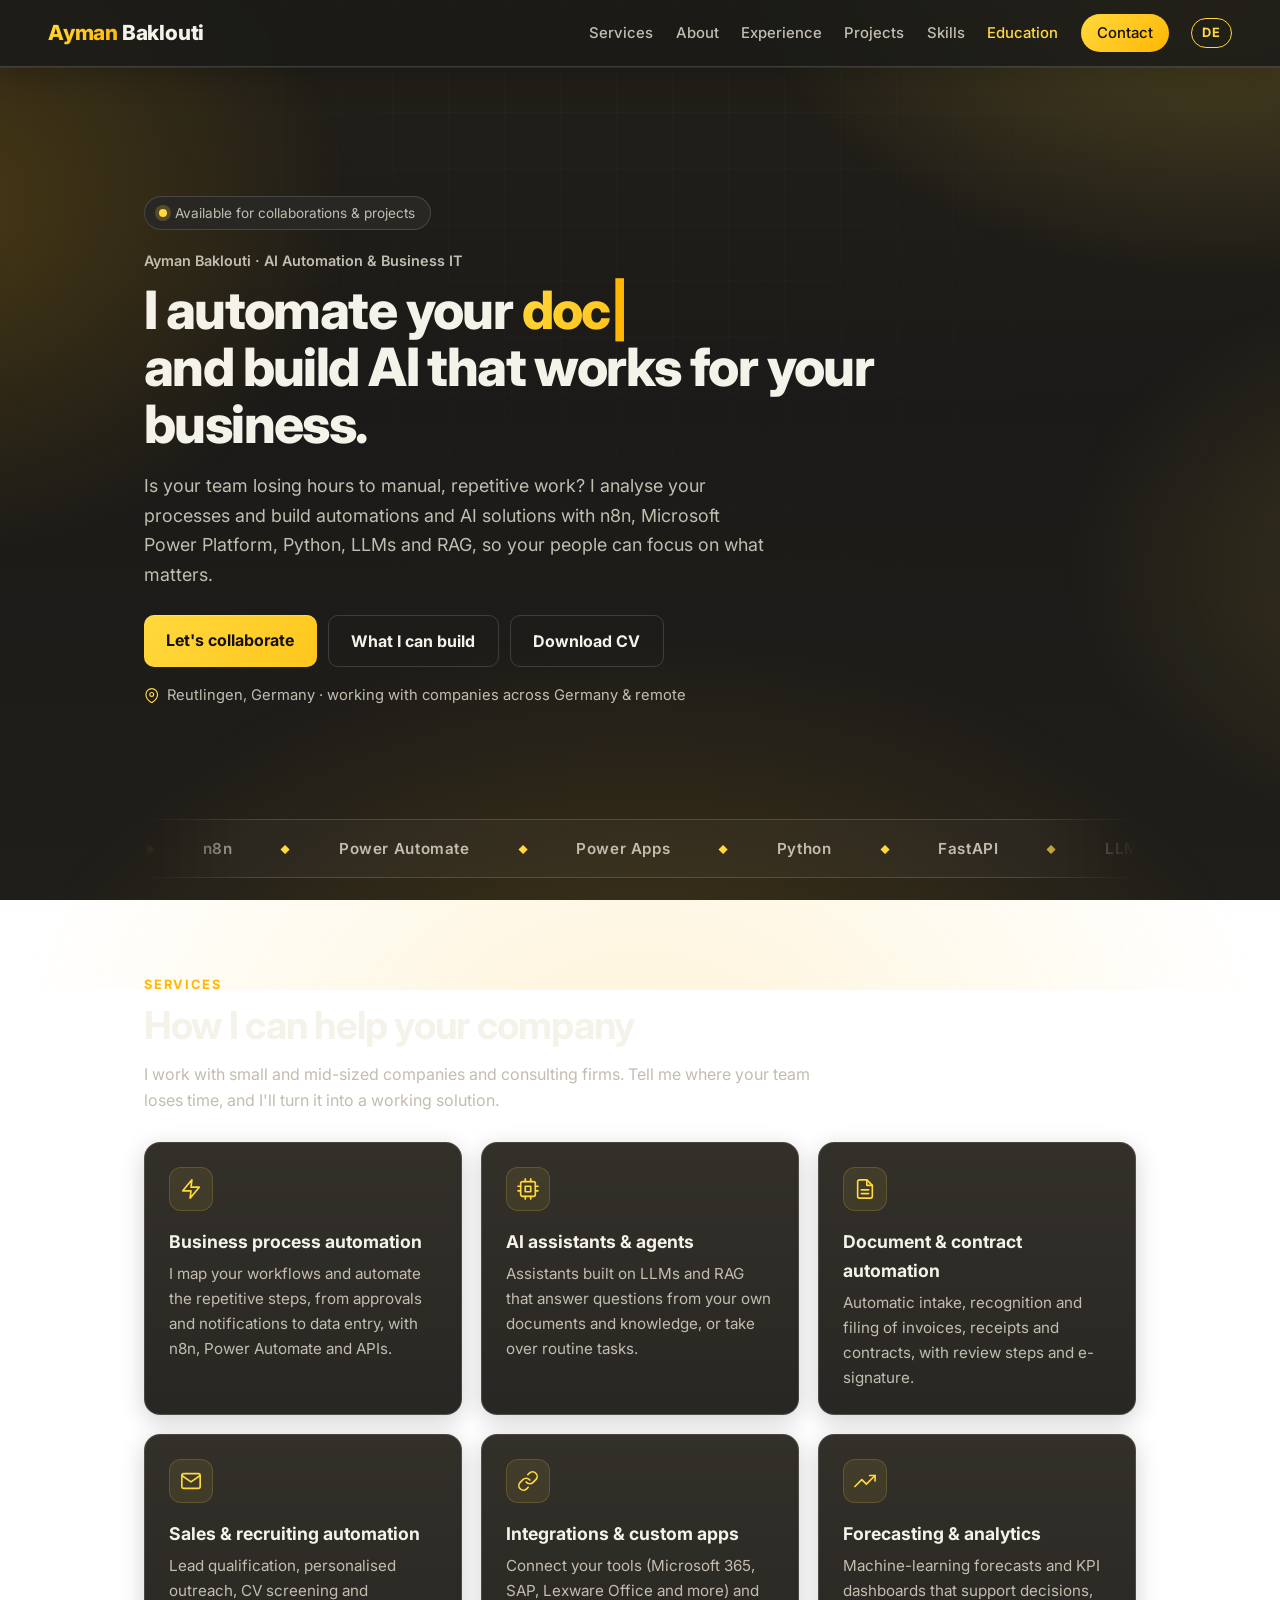
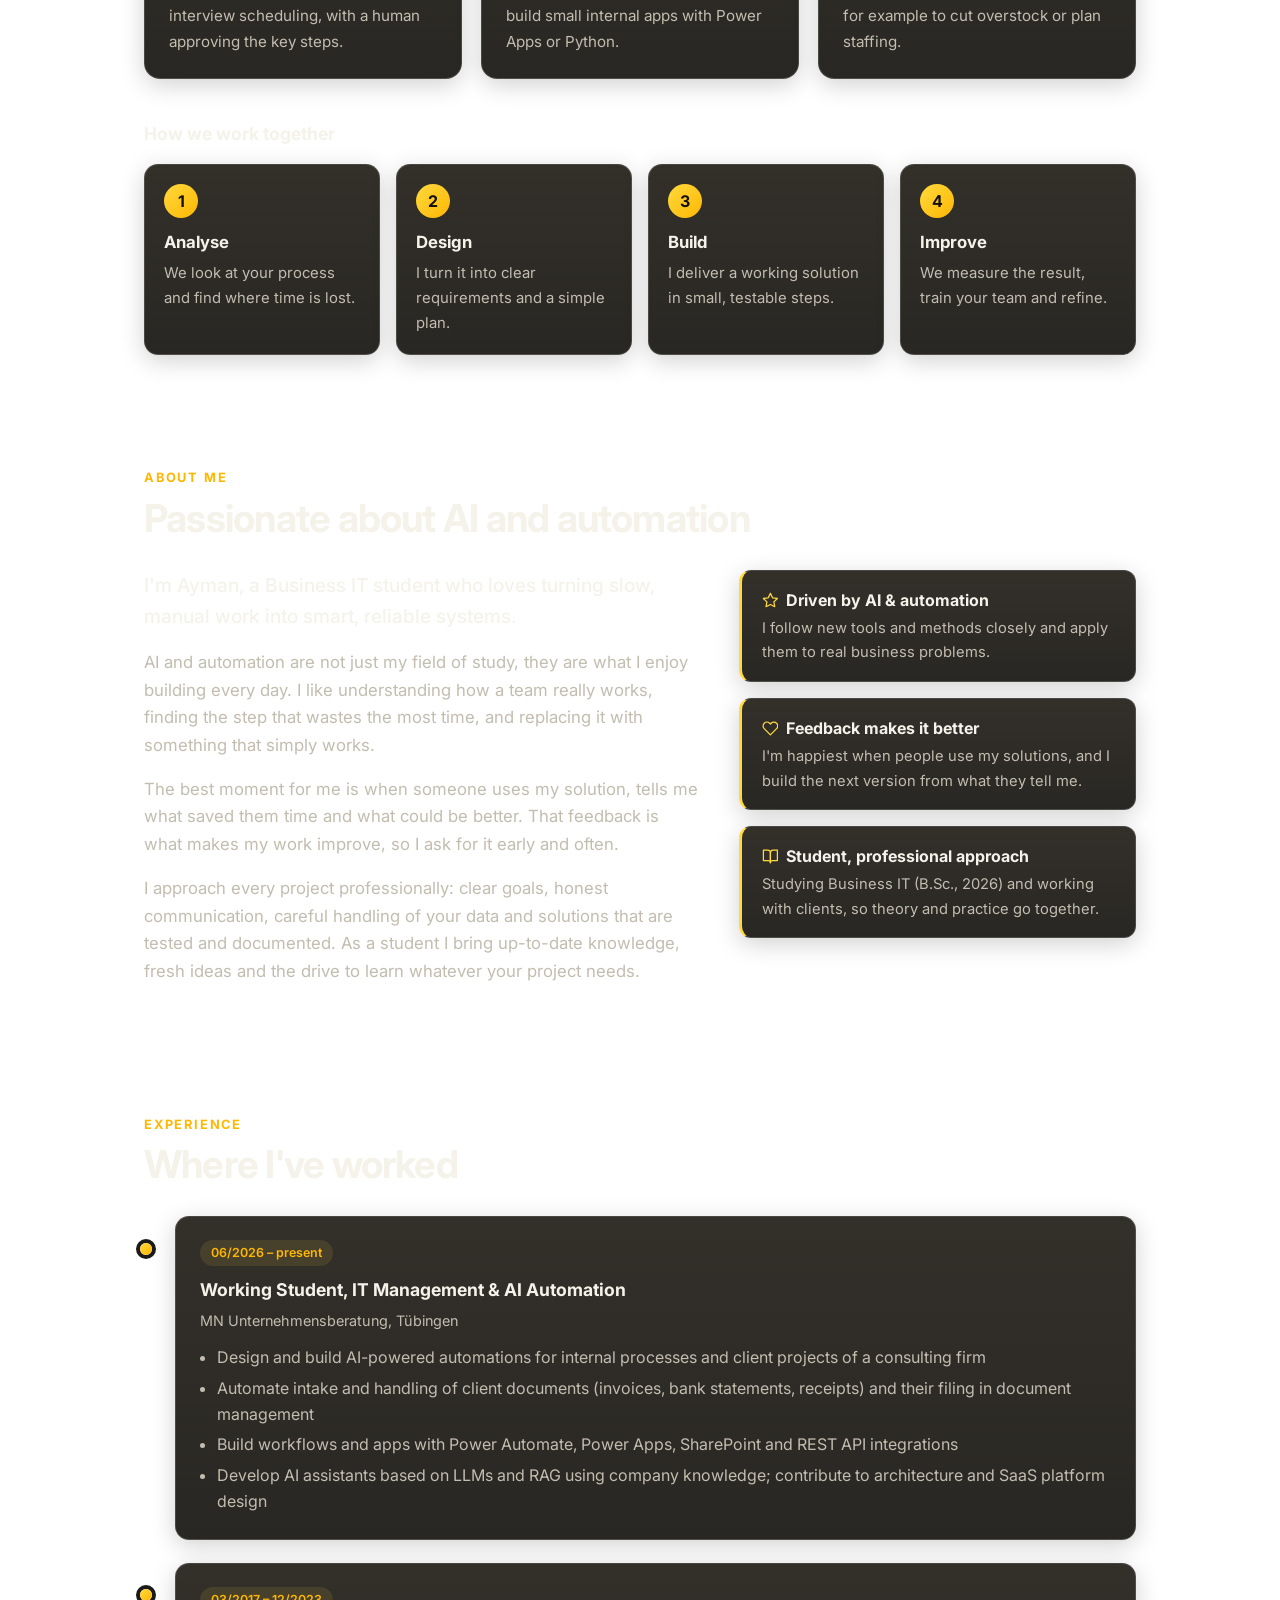
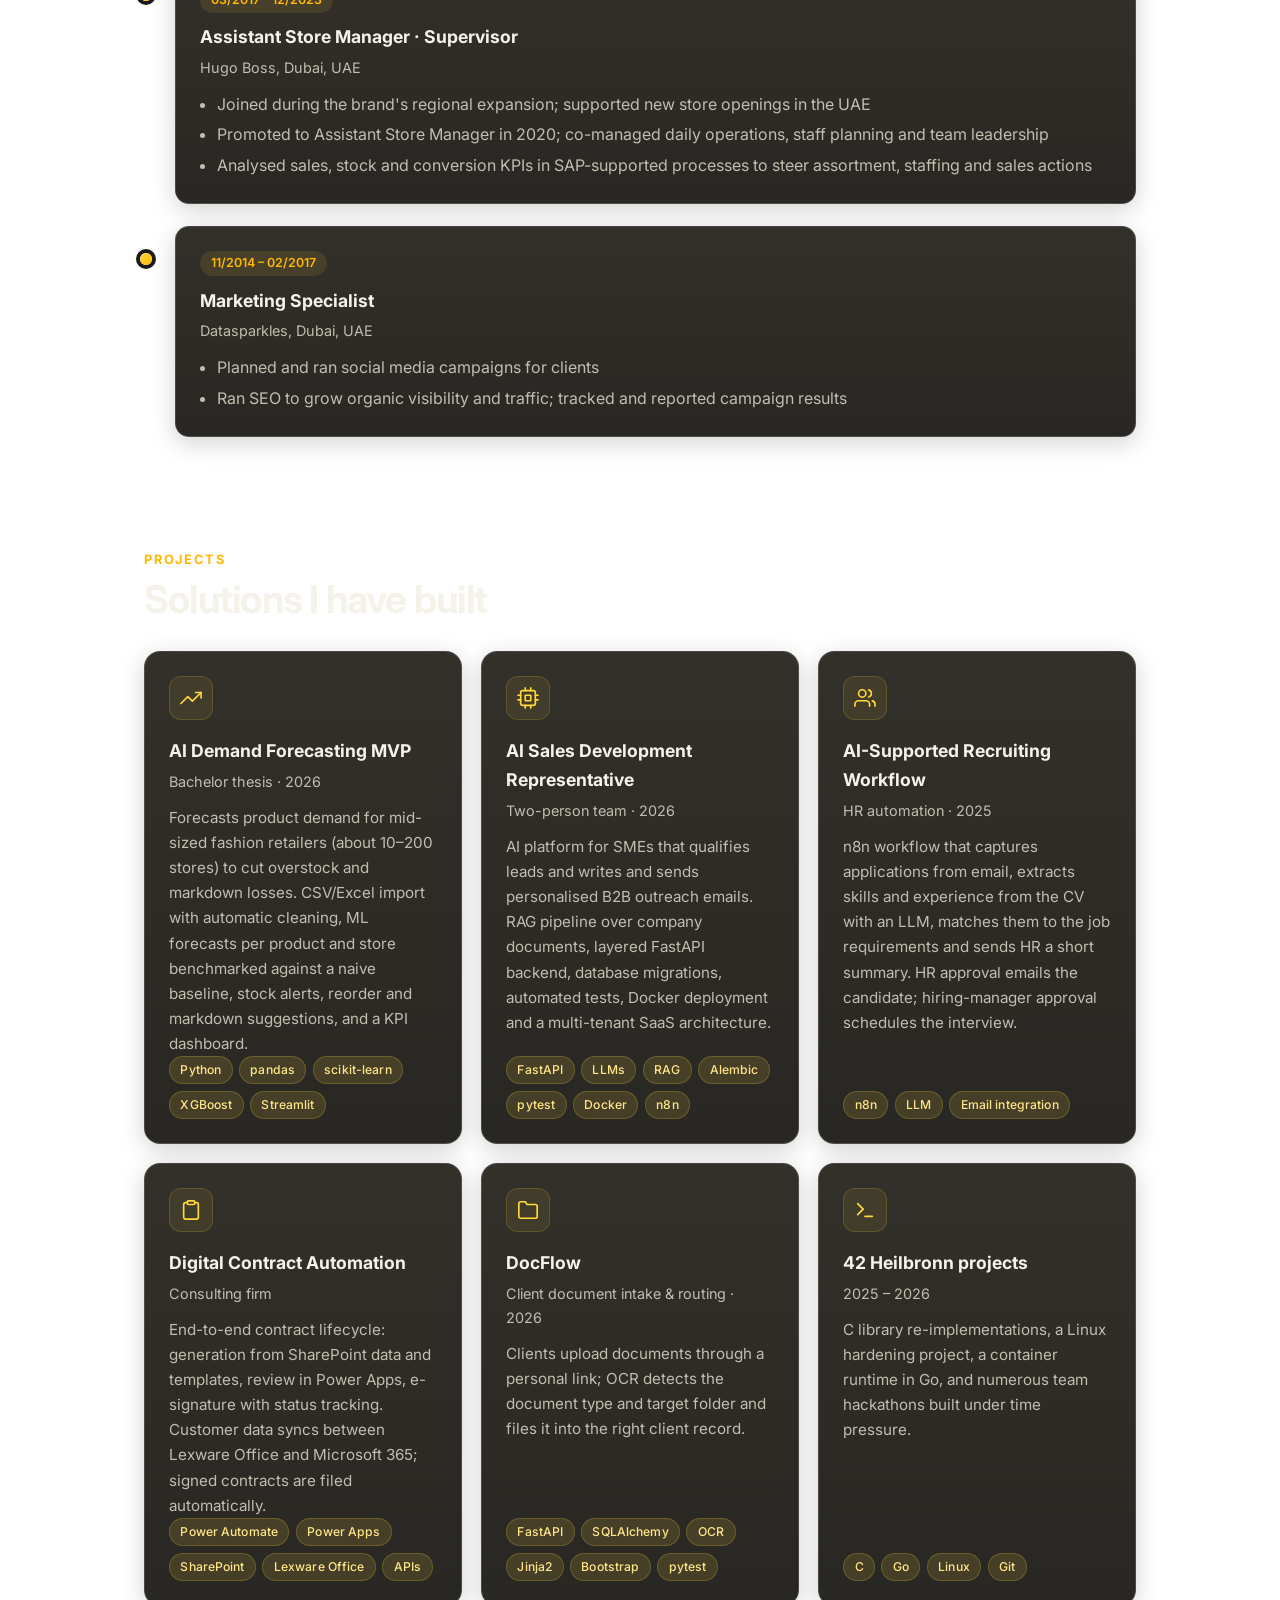
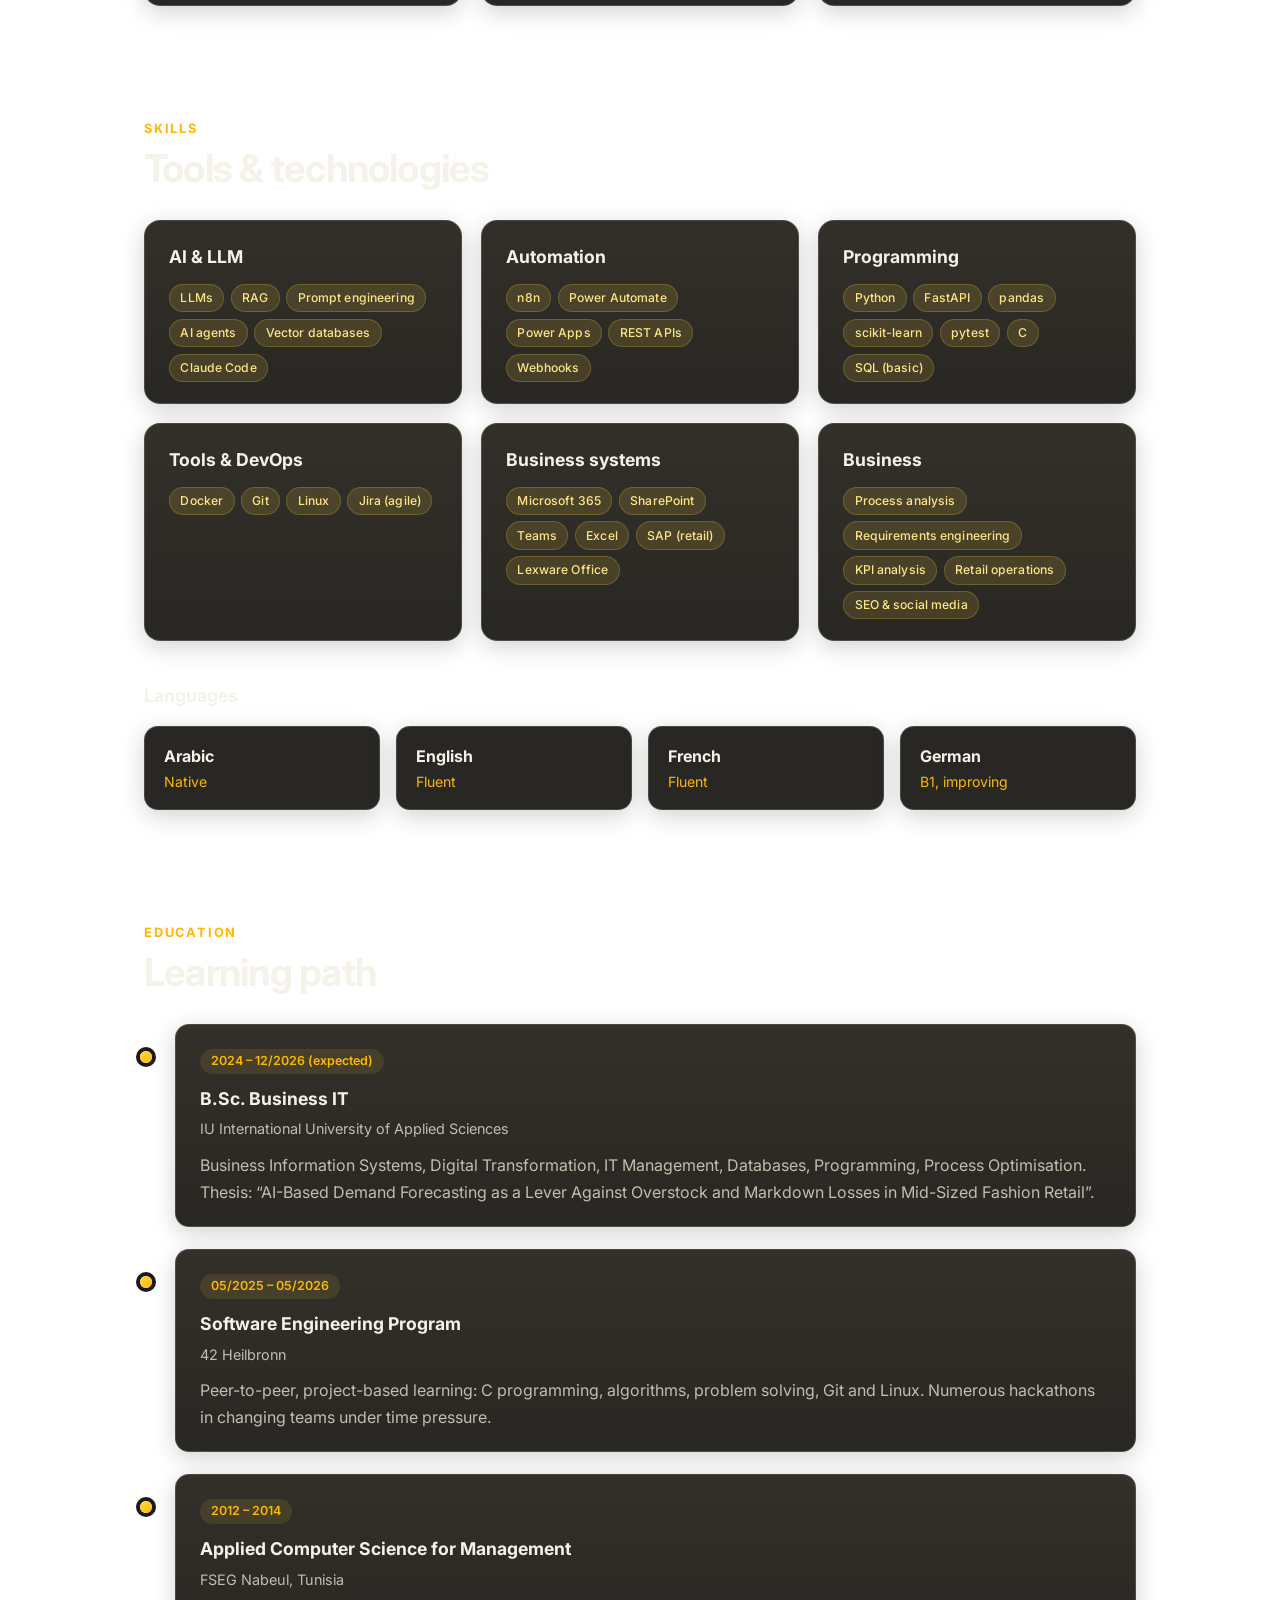
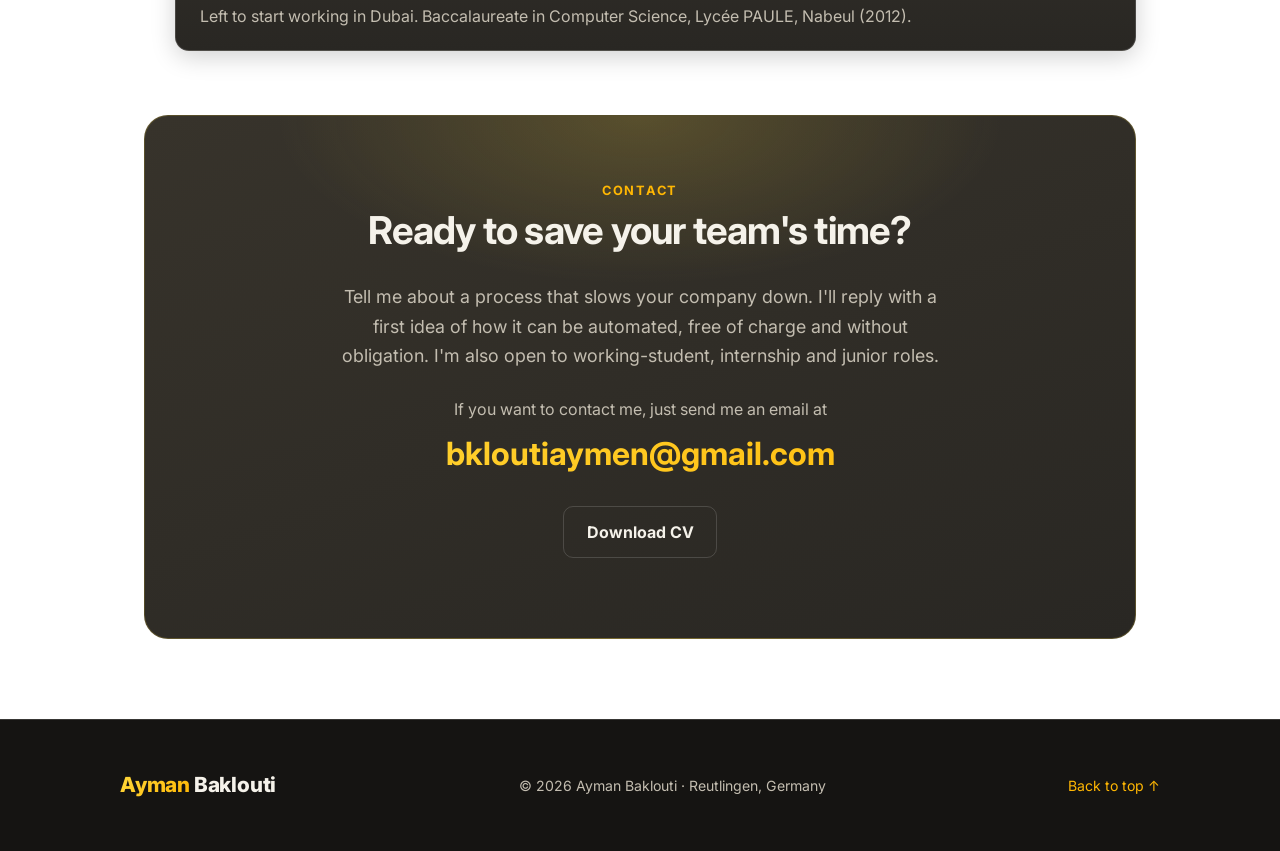
<file: index.html>
<!DOCTYPE html>
<html lang="en">
<head>
  <meta charset="utf-8">
  <meta name="viewport" content="width=device-width, initial-scale=1">
  <title>Ayman Baklouti – AI Automation &amp; Business IT</title>
  <meta name="description" content="Ayman Baklouti: Business IT student and working student in AI automation (n8n, Power Platform, Python, LLMs, RAG). Based in Reutlingen, Germany.">
  <meta name="theme-color" content="#1b1a18">
  <link rel="preconnect" href="https://fonts.googleapis.com">
  <link rel="preconnect" href="https://fonts.gstatic.com" crossorigin>
  <link href="https://fonts.googleapis.com/css2?family=Inter:wght@400;500;600;700;800&display=swap" rel="stylesheet">
  <link rel="icon" href="data:image/svg+xml,%3Csvg xmlns=%27http://www.w3.org/2000/svg%27 viewBox=%270 0 64 64%27%3E%3Crect width=%2764%27 height=%2764%27 rx=%2714%27 fill=%27%230b0f1a%27/%3E%3Ctext x=%2732%27 y=%2742%27 font-family=%27Arial%27 font-weight=%27bold%27 font-size=%2728%27 text-anchor=%27middle%27 fill=%27%23ffd93d%27%3EAB%3C/text%3E%3C/svg%3E">
  <meta property="og:title" content="Ayman Baklouti – AI Automation &amp; Business IT">
  <meta property="og:description" content="I automate business processes and build AI solutions. Open for collaborations.">
  <meta property="og:type" content="website">
  <link rel="alternate" hreflang="en" href="https://bakloutia.github.io/">
  <link rel="alternate" hreflang="de" href="https://bakloutia.github.io/de/">
  <link rel="stylesheet" href="style.css?v=12">
</head>
<body>
  <div class="bg-glow"></div>

  <header class="top">
    <a class="brand" href="#top"><span>Ayman</span> Baklouti</a>
    <button class="menu" aria-label="Menu" aria-expanded="false"><span></span><span></span><span></span></button>
    <nav>
      <a href="#services">Services</a>
      <a href="#about">About</a>
      <a href="#experience">Experience</a>
      <a href="#projects">Projects</a>
      <a href="#skills">Skills</a>
      <a href="#education">Education</a>
      <a class="nav-cta" href="#contact">Contact</a>
      <a class="lang" href="de/" hreflang="de" title="Deutsche Version">DE</a>
    </nav>
  </header>

  <main id="top">
    <section class="hero">
      <div class="hero-text">
        <p class="pill"><span class="dot"></span> Available for collaborations &amp; projects</p>
        <p class="eyebrow">Ayman Baklouti · AI Automation &amp; Business IT</p>
        <h1>I automate your <span class="grad typed" data-words='["recruiting","contracts","document handling","sales outreach","reporting","daily workflows"]'>recruiting</span><span class="cursor">|</span><br>and build AI that works for your business.</h1>
        <p class="lead">Is your team losing hours to manual, repetitive work? I analyse your processes and build automations and AI solutions with n8n, Microsoft Power Platform, Python, LLMs and RAG, so your people can focus on what matters.</p>
        <p class="cta">
          <a class="btn" href="#contact">Let's collaborate</a>
          <a class="btn ghost" href="#services">What I can build</a>
          <a class="btn ghost" href="Ayman_Baklouti_CV.pdf">Download CV</a>
        </p>
        <p class="loc"><svg class="ico inline" viewBox="0 0 24 24" fill="none" stroke="currentColor" stroke-width="1.8" stroke-linecap="round" stroke-linejoin="round" aria-hidden="true"><path d="M21 10c0 7-9 13-9 13s-9-6-9-13a9 9 0 0 1 18 0z"/><circle cx="12" cy="10" r="3"/></svg>Reutlingen, Germany · working with companies across Germany &amp; remote</p>
      </div>
    </section>

    <div class="marquee" aria-label="Tools and technologies"><div class="track"><span>n8n</span><span>Power Automate</span><span>Power Apps</span><span>Python</span><span>FastAPI</span><span>LLMs &amp; RAG</span><span>SharePoint</span><span>Microsoft 365</span><span>REST APIs</span><span>Docker</span><span>n8n</span><span>Power Automate</span><span>Power Apps</span><span>Python</span><span>FastAPI</span><span>LLMs &amp; RAG</span><span>SharePoint</span><span>Microsoft 365</span><span>REST APIs</span><span>Docker</span></div></div>


    <section id="services">
      <p class="kicker">Services</p>
      <h2>How I can help your company</h2>
      <p class="intro">I work with small and mid-sized companies and consulting firms. Tell me where your team loses time, and I'll turn it into a working solution.</p>
      <div class="grid">
        <article class="card"><span class="icon"><svg class="ico " viewBox="0 0 24 24" fill="none" stroke="currentColor" stroke-width="1.8" stroke-linecap="round" stroke-linejoin="round" aria-hidden="true"><polygon points="13 2 3 14 12 14 11 22 21 10 12 10 13 2"/></svg></span><h3>Business process automation</h3><p>I map your workflows and automate the repetitive steps, from approvals and notifications to data entry, with n8n, Power Automate and APIs.</p></article>
        <article class="card"><span class="icon"><svg class="ico " viewBox="0 0 24 24" fill="none" stroke="currentColor" stroke-width="1.8" stroke-linecap="round" stroke-linejoin="round" aria-hidden="true"><rect x="4" y="4" width="16" height="16" rx="2"/><rect x="9" y="9" width="6" height="6"/><path d="M9 1v3M15 1v3M9 20v3M15 20v3M20 9h3M20 14h3M1 9h3M1 14h3"/></svg></span><h3>AI assistants &amp; agents</h3><p>Assistants built on LLMs and RAG that answer questions from your own documents and knowledge, or take over routine tasks.</p></article>
        <article class="card"><span class="icon"><svg class="ico " viewBox="0 0 24 24" fill="none" stroke="currentColor" stroke-width="1.8" stroke-linecap="round" stroke-linejoin="round" aria-hidden="true"><path d="M14 2H6a2 2 0 0 0-2 2v16a2 2 0 0 0 2 2h12a2 2 0 0 0 2-2V8z"/><polyline points="14 2 14 8 20 8"/><line x1="8" y1="13" x2="16" y2="13"/><line x1="8" y1="17" x2="16" y2="17"/></svg></span><h3>Document &amp; contract automation</h3><p>Automatic intake, recognition and filing of invoices, receipts and contracts, with review steps and e-signature.</p></article>
        <article class="card"><span class="icon"><svg class="ico " viewBox="0 0 24 24" fill="none" stroke="currentColor" stroke-width="1.8" stroke-linecap="round" stroke-linejoin="round" aria-hidden="true"><rect x="2" y="4" width="20" height="16" rx="2"/><polyline points="22 6 12 13 2 6"/></svg></span><h3>Sales &amp; recruiting automation</h3><p>Lead qualification, personalised outreach, CV screening and interview scheduling, with a human approving the key steps.</p></article>
        <article class="card"><span class="icon"><svg class="ico " viewBox="0 0 24 24" fill="none" stroke="currentColor" stroke-width="1.8" stroke-linecap="round" stroke-linejoin="round" aria-hidden="true"><path d="M10 13a5 5 0 0 0 7.54.54l3-3a5 5 0 0 0-7.07-7.07l-1.72 1.71"/><path d="M14 11a5 5 0 0 0-7.54-.54l-3 3a5 5 0 0 0 7.07 7.07l1.71-1.71"/></svg></span><h3>Integrations &amp; custom apps</h3><p>Connect your tools (Microsoft 365, SAP, Lexware Office and more) and build small internal apps with Power Apps or Python.</p></article>
        <article class="card"><span class="icon"><svg class="ico " viewBox="0 0 24 24" fill="none" stroke="currentColor" stroke-width="1.8" stroke-linecap="round" stroke-linejoin="round" aria-hidden="true"><polyline points="23 6 13.5 15.5 8.5 10.5 1 18"/><polyline points="17 6 23 6 23 12"/></svg></span><h3>Forecasting &amp; analytics</h3><p>Machine-learning forecasts and KPI dashboards that support decisions, for example to cut overstock or plan staffing.</p></article>
      </div>
      <h3 class="sub">How we work together</h3>
      <div class="steps">
        <div class="step"><b>1</b><h4>Analyse</h4><p>We look at your process and find where time is lost.</p></div>
        <div class="step"><b>2</b><h4>Design</h4><p>I turn it into clear requirements and a simple plan.</p></div>
        <div class="step"><b>3</b><h4>Build</h4><p>I deliver a working solution in small, testable steps.</p></div>
        <div class="step"><b>4</b><h4>Improve</h4><p>We measure the result, train your team and refine.</p></div>
      </div>
    </section>

    <section id="about">
      <p class="kicker">About me</p>
      <h2>Passionate about AI and automation</h2>
      <div class="about">
        <div class="about-text">
          <p>I'm Ayman, a Business IT student who loves turning slow, manual work into smart, reliable systems.</p>
          <p>AI and automation are not just my field of study, they are what I enjoy building every day. I like understanding how a team really works, finding the step that wastes the most time, and replacing it with something that simply works.</p>
          <p>The best moment for me is when someone uses my solution, tells me what saved them time and what could be better. That feedback is what makes my work improve, so I ask for it early and often.</p>
          <p>I approach every project professionally: clear goals, honest communication, careful handling of your data and solutions that are tested and documented. As a student I bring up-to-date knowledge, fresh ideas and the drive to learn whatever your project needs.</p>
        </div>
        <div class="about-points">
          <div class="point"><h3><svg class="ico inline" viewBox="0 0 24 24" fill="none" stroke="currentColor" stroke-width="1.8" stroke-linecap="round" stroke-linejoin="round" aria-hidden="true"><polygon points="12 2 15.09 8.26 22 9.27 17 14.14 18.18 21.02 12 17.77 5.82 21.02 7 14.14 2 9.27 8.91 8.26 12 2"/></svg>Driven by AI &amp; automation</h3><p>I follow new tools and methods closely and apply them to real business problems.</p></div>
          <div class="point"><h3><svg class="ico inline" viewBox="0 0 24 24" fill="none" stroke="currentColor" stroke-width="1.8" stroke-linecap="round" stroke-linejoin="round" aria-hidden="true"><path d="M20.84 4.61a5.5 5.5 0 0 0-7.78 0L12 5.67l-1.06-1.06a5.5 5.5 0 0 0-7.78 7.78l1.06 1.06L12 21.23l7.78-7.78 1.06-1.06a5.5 5.5 0 0 0 0-7.78z"/></svg>Feedback makes it better</h3><p>I'm happiest when people use my solutions, and I build the next version from what they tell me.</p></div>
          <div class="point"><h3><svg class="ico inline" viewBox="0 0 24 24" fill="none" stroke="currentColor" stroke-width="1.8" stroke-linecap="round" stroke-linejoin="round" aria-hidden="true"><path d="M2 3h6a4 4 0 0 1 4 4v14a3 3 0 0 0-3-3H2z"/><path d="M22 3h-6a4 4 0 0 0-4 4v14a3 3 0 0 1 3-3h7z"/></svg>Student, professional approach</h3><p>Studying Business IT (B.Sc., 2026) and working with clients, so theory and practice go together.</p></div>
        </div>
      </div>
    </section>

    <section id="experience">
      <p class="kicker">Experience</p>
      <h2>Where I've worked</h2>
      <div class="timeline">
        <article class="tl-item">
          <span class="tl-date">06/2026 – present</span>
          <h3>Working Student, IT Management &amp; AI Automation</h3>
          <p class="meta">MN Unternehmensberatung, Tübingen</p>
          <ul>
            <li>Design and build AI-powered automations for internal processes and client projects of a consulting firm</li>
            <li>Automate intake and handling of client documents (invoices, bank statements, receipts) and their filing in document management</li>
            <li>Build workflows and apps with Power Automate, Power Apps, SharePoint and REST API integrations</li>
            <li>Develop AI assistants based on LLMs and RAG using company knowledge; contribute to architecture and SaaS platform design</li>
          </ul>
        </article>
        <article class="tl-item">
          <span class="tl-date">03/2017 – 12/2023</span>
          <h3>Assistant Store Manager · Supervisor</h3>
          <p class="meta">Hugo Boss, Dubai, UAE</p>
          <ul>
            <li>Joined during the brand's regional expansion; supported new store openings in the UAE</li>
            <li>Promoted to Assistant Store Manager in 2020; co-managed daily operations, staff planning and team leadership</li>
            <li>Analysed sales, stock and conversion KPIs in SAP-supported processes to steer assortment, staffing and sales actions</li>
          </ul>
        </article>
        <article class="tl-item">
          <span class="tl-date">11/2014 – 02/2017</span>
          <h3>Marketing Specialist</h3>
          <p class="meta">Datasparkles, Dubai, UAE</p>
          <ul>
            <li>Planned and ran social media campaigns for clients</li>
            <li>Ran SEO to grow organic visibility and traffic; tracked and reported campaign results</li>
          </ul>
        </article>
      </div>
    </section>

    <section id="projects">
      <p class="kicker">Projects</p>
      <h2>Solutions I have built</h2>
      <div class="grid">
        <article class="card">
          <span class="icon"><svg class="ico " viewBox="0 0 24 24" fill="none" stroke="currentColor" stroke-width="1.8" stroke-linecap="round" stroke-linejoin="round" aria-hidden="true"><polyline points="23 6 13.5 15.5 8.5 10.5 1 18"/><polyline points="17 6 23 6 23 12"/></svg></span>
          <h3>AI Demand Forecasting MVP</h3>
          <p class="meta">Bachelor thesis · 2026</p>
          <p>Forecasts product demand for mid-sized fashion retailers (about 10–200 stores) to cut overstock and markdown losses. CSV/Excel import with automatic cleaning, ML forecasts per product and store benchmarked against a naive baseline, stock alerts, reorder and markdown suggestions, and a KPI dashboard.</p>
          <p class="chips"><span>Python</span><span>pandas</span><span>scikit-learn</span><span>XGBoost</span><span>Streamlit</span></p>
        </article>
        <article class="card">
          <span class="icon"><svg class="ico " viewBox="0 0 24 24" fill="none" stroke="currentColor" stroke-width="1.8" stroke-linecap="round" stroke-linejoin="round" aria-hidden="true"><rect x="4" y="4" width="16" height="16" rx="2"/><rect x="9" y="9" width="6" height="6"/><path d="M9 1v3M15 1v3M9 20v3M15 20v3M20 9h3M20 14h3M1 9h3M1 14h3"/></svg></span>
          <h3>AI Sales Development Representative</h3>
          <p class="meta">Two-person team · 2026</p>
          <p>AI platform for SMEs that qualifies leads and writes and sends personalised B2B outreach emails. RAG pipeline over company documents, layered FastAPI backend, database migrations, automated tests, Docker deployment and a multi-tenant SaaS architecture.</p>
          <p class="chips"><span>FastAPI</span><span>LLMs</span><span>RAG</span><span>Alembic</span><span>pytest</span><span>Docker</span><span>n8n</span></p>
        </article>
        <article class="card">
          <span class="icon"><svg class="ico " viewBox="0 0 24 24" fill="none" stroke="currentColor" stroke-width="1.8" stroke-linecap="round" stroke-linejoin="round" aria-hidden="true"><path d="M17 21v-2a4 4 0 0 0-4-4H5a4 4 0 0 0-4 4v2"/><circle cx="9" cy="7" r="4"/><path d="M23 21v-2a4 4 0 0 0-3-3.87"/><path d="M16 3.13a4 4 0 0 1 0 7.75"/></svg></span>
          <h3>AI-Supported Recruiting Workflow</h3>
          <p class="meta">HR automation · 2025</p>
          <p>n8n workflow that captures applications from email, extracts skills and experience from the CV with an LLM, matches them to the job requirements and sends HR a short summary. HR approval emails the candidate; hiring-manager approval schedules the interview.</p>
          <p class="chips"><span>n8n</span><span>LLM</span><span>Email integration</span></p>
        </article>
        <article class="card">
          <span class="icon"><svg class="ico " viewBox="0 0 24 24" fill="none" stroke="currentColor" stroke-width="1.8" stroke-linecap="round" stroke-linejoin="round" aria-hidden="true"><path d="M16 4h2a2 2 0 0 1 2 2v14a2 2 0 0 1-2 2H6a2 2 0 0 1-2-2V6a2 2 0 0 1 2-2h2"/><rect x="8" y="2" width="8" height="4" rx="1"/></svg></span>
          <h3>Digital Contract Automation</h3>
          <p class="meta">Consulting firm</p>
          <p>End-to-end contract lifecycle: generation from SharePoint data and templates, review in Power Apps, e-signature with status tracking. Customer data syncs between Lexware Office and Microsoft 365; signed contracts are filed automatically.</p>
          <p class="chips"><span>Power Automate</span><span>Power Apps</span><span>SharePoint</span><span>Lexware Office</span><span>APIs</span></p>
        </article>
        <article class="card">
          <span class="icon"><svg class="ico " viewBox="0 0 24 24" fill="none" stroke="currentColor" stroke-width="1.8" stroke-linecap="round" stroke-linejoin="round" aria-hidden="true"><path d="M22 19a2 2 0 0 1-2 2H4a2 2 0 0 1-2-2V5a2 2 0 0 1 2-2h5l2 3h9a2 2 0 0 1 2 2z"/></svg></span>
          <h3>DocFlow</h3>
          <p class="meta">Client document intake &amp; routing · 2026</p>
          <p>Clients upload documents through a personal link; OCR detects the document type and target folder and files it into the right client record.</p>
          <p class="chips"><span>FastAPI</span><span>SQLAlchemy</span><span>OCR</span><span>Jinja2</span><span>Bootstrap</span><span>pytest</span></p>
        </article>
        <article class="card">
          <span class="icon"><svg class="ico " viewBox="0 0 24 24" fill="none" stroke="currentColor" stroke-width="1.8" stroke-linecap="round" stroke-linejoin="round" aria-hidden="true"><polyline points="4 17 10 11 4 5"/><line x1="12" y1="19" x2="20" y2="19"/></svg></span>
          <h3>42 Heilbronn projects</h3>
          <p class="meta">2025 – 2026</p>
          <p>C library re-implementations, a Linux hardening project, a container runtime in Go, and numerous team hackathons built under time pressure.</p>
          <p class="chips"><span>C</span><span>Go</span><span>Linux</span><span>Git</span></p>
        </article>
      </div>
    </section>

    <section id="skills">
      <p class="kicker">Skills</p>
      <h2>Tools &amp; technologies</h2>
      <div class="skills">
        <div class="skill"><h3>AI &amp; LLM</h3><p class="chips"><span>LLMs</span><span>RAG</span><span>Prompt engineering</span><span>AI agents</span><span>Vector databases</span><span>Claude Code</span></p></div>
        <div class="skill"><h3>Automation</h3><p class="chips"><span>n8n</span><span>Power Automate</span><span>Power Apps</span><span>REST APIs</span><span>Webhooks</span></p></div>
        <div class="skill"><h3>Programming</h3><p class="chips"><span>Python</span><span>FastAPI</span><span>pandas</span><span>scikit-learn</span><span>pytest</span><span>C</span><span>SQL (basic)</span></p></div>
        <div class="skill"><h3>Tools &amp; DevOps</h3><p class="chips"><span>Docker</span><span>Git</span><span>Linux</span><span>Jira (agile)</span></p></div>
        <div class="skill"><h3>Business systems</h3><p class="chips"><span>Microsoft 365</span><span>SharePoint</span><span>Teams</span><span>Excel</span><span>SAP (retail)</span><span>Lexware Office</span></p></div>
        <div class="skill"><h3>Business</h3><p class="chips"><span>Process analysis</span><span>Requirements engineering</span><span>KPI analysis</span><span>Retail operations</span><span>SEO &amp; social media</span></p></div>
      </div>
      <h3 class="sub">Languages</h3>
      <div class="langs">
        <div><strong>Arabic</strong><span>Native</span></div>
        <div><strong>English</strong><span>Fluent</span></div>
        <div><strong>French</strong><span>Fluent</span></div>
        <div><strong>German</strong><span>B1, improving</span></div>
      </div>
    </section>

    <section id="education">
      <p class="kicker">Education</p>
      <h2>Learning path</h2>
      <div class="timeline">
        <article class="tl-item">
          <span class="tl-date">2024 – 12/2026 (expected)</span>
          <h3>B.Sc. Business IT</h3>
          <p class="meta">IU International University of Applied Sciences</p>
          <p>Business Information Systems, Digital Transformation, IT Management, Databases, Programming, Process Optimisation. Thesis: “AI-Based Demand Forecasting as a Lever Against Overstock and Markdown Losses in Mid-Sized Fashion Retail”.</p>
        </article>
        <article class="tl-item">
          <span class="tl-date">05/2025 – 05/2026</span>
          <h3>Software Engineering Program</h3>
          <p class="meta">42 Heilbronn</p>
          <p>Peer-to-peer, project-based learning: C programming, algorithms, problem solving, Git and Linux. Numerous hackathons in changing teams under time pressure.</p>
        </article>
        <article class="tl-item">
          <span class="tl-date">2012 – 2014</span>
          <h3>Applied Computer Science for Management</h3>
          <p class="meta">FSEG Nabeul, Tunisia</p>
          <p>Left to start working in Dubai. Baccalaureate in Computer Science, Lycée PAULE, Nabeul (2012).</p>
        </article>
      </div>
    </section>

    <section id="contact" class="contact">
      <p class="kicker">Contact</p>
      <h2>Ready to save your team's time?</h2>
      <p class="lead">Tell me about a process that slows your company down. I'll reply with a first idea of how it can be automated, free of charge and without obligation. I'm also open to working-student, internship and junior roles.</p>
      <p class="mail-line">If you want to contact me, just send me an email at</p>
      <p class="mail-address">bkloutiaymen@gmail.com</p>
      <p class="cta"><a class="btn ghost" href="Ayman_Baklouti_CV.pdf">Download CV</a></p>
    </section>
  </main>

  <footer><div class="foot"><span class="brand"><span>Ayman</span> Baklouti</span><span>© 2026 Ayman Baklouti · Reutlingen, Germany</span><a href="#top">Back to top ↑</a></div></footer>
  <script src="script.js?v=12"></script>
</body>
</html>
</file>
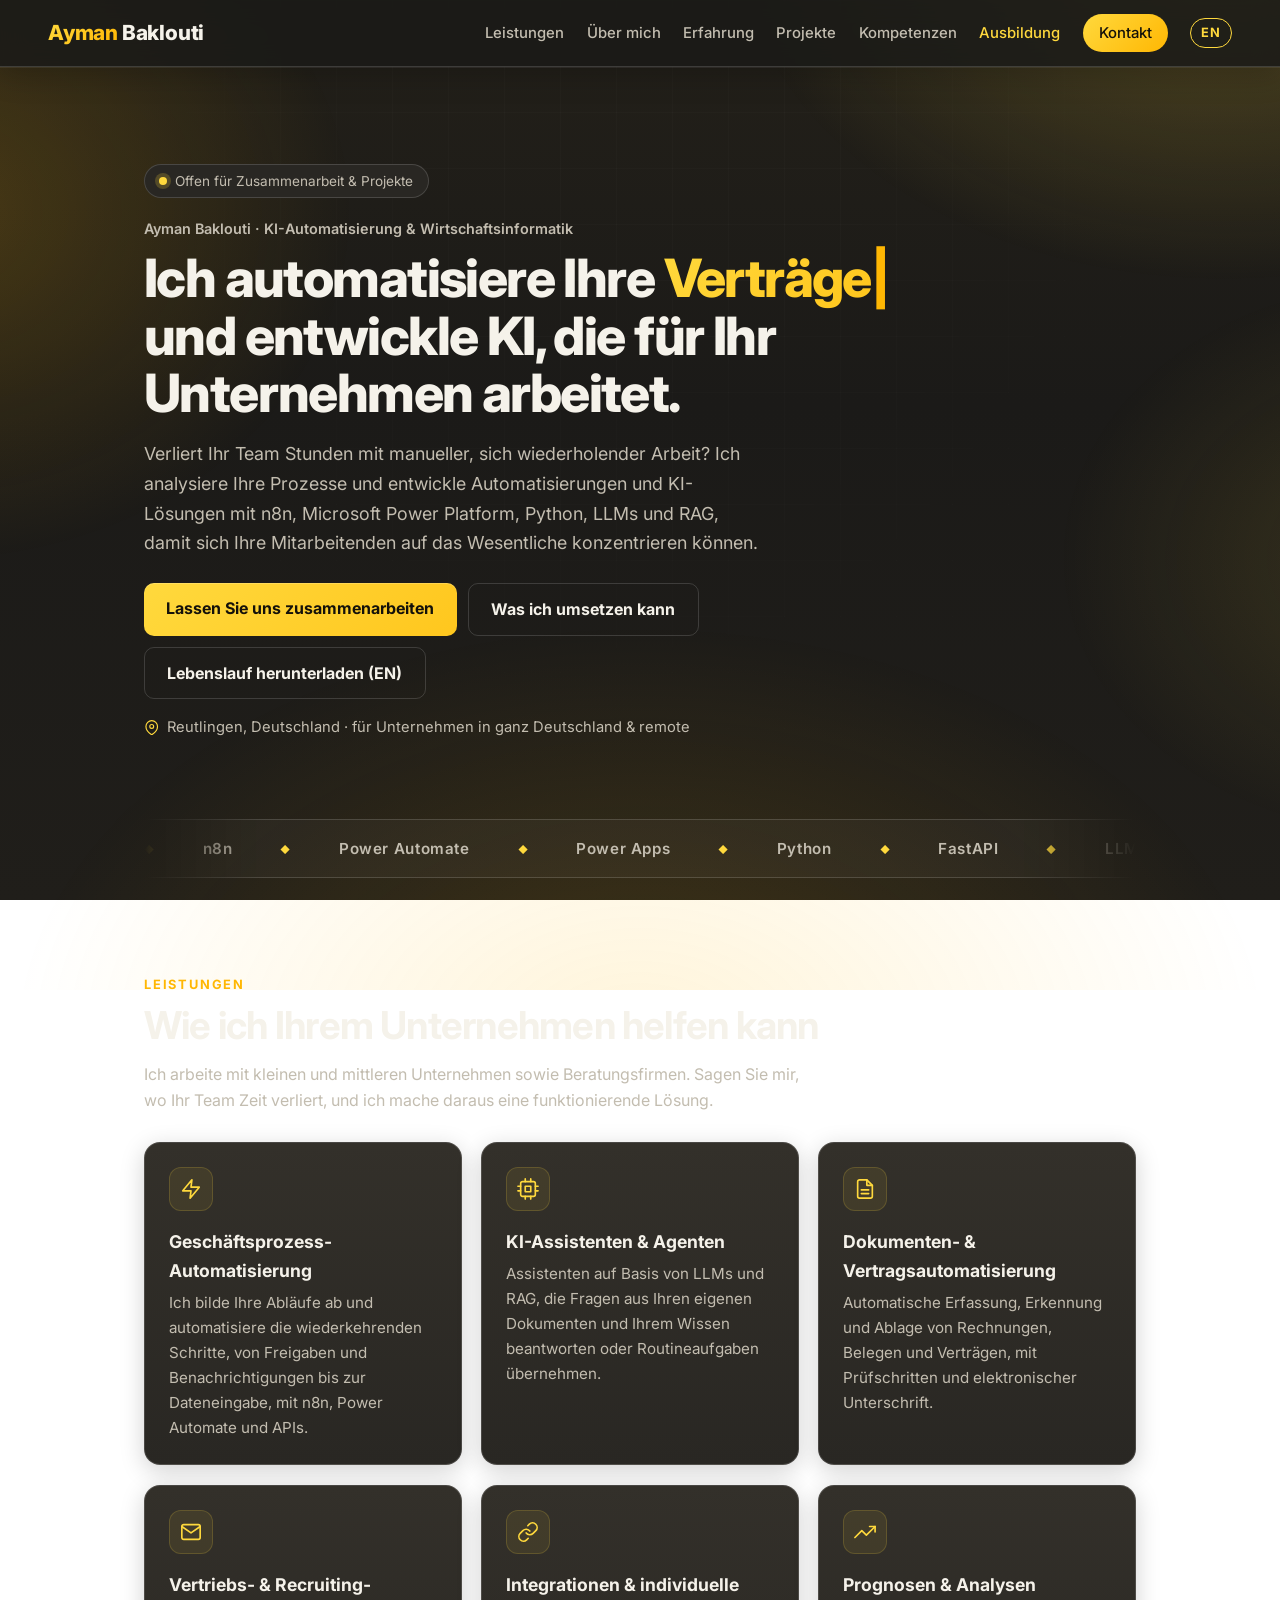
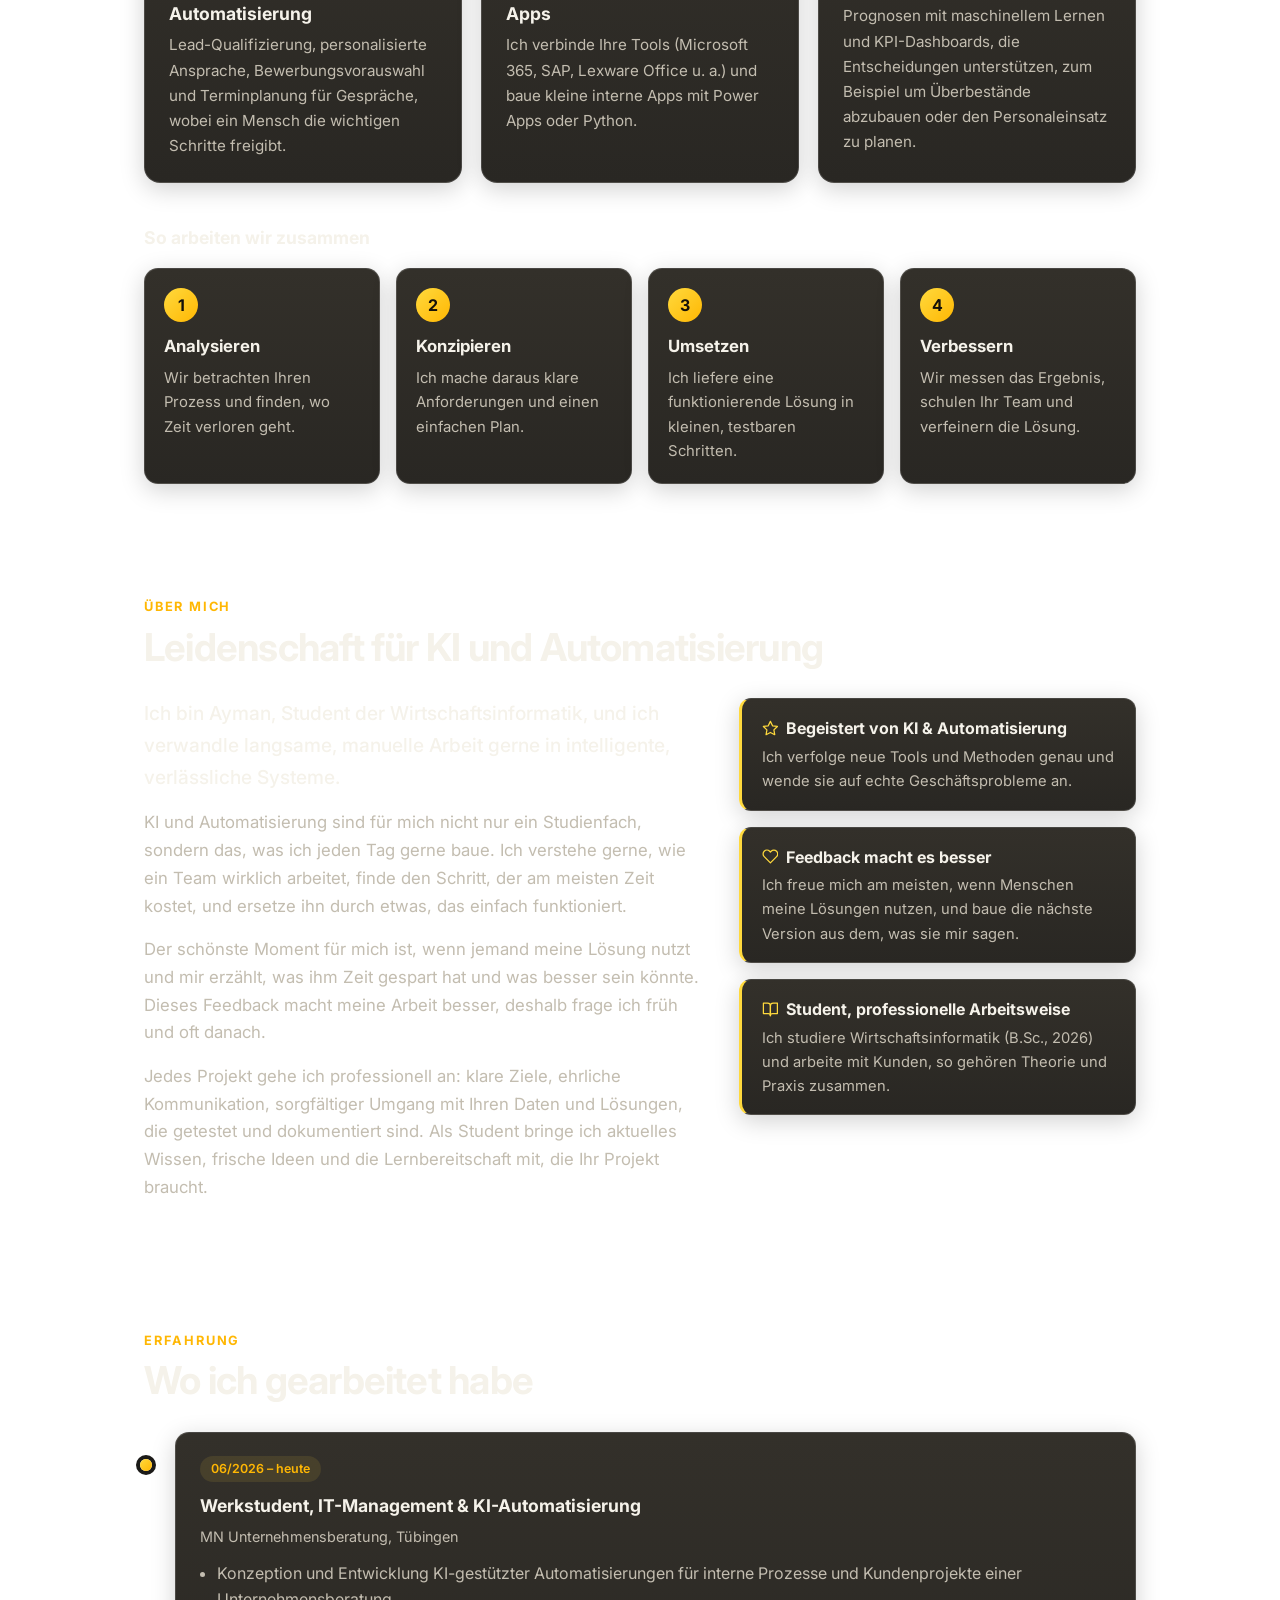
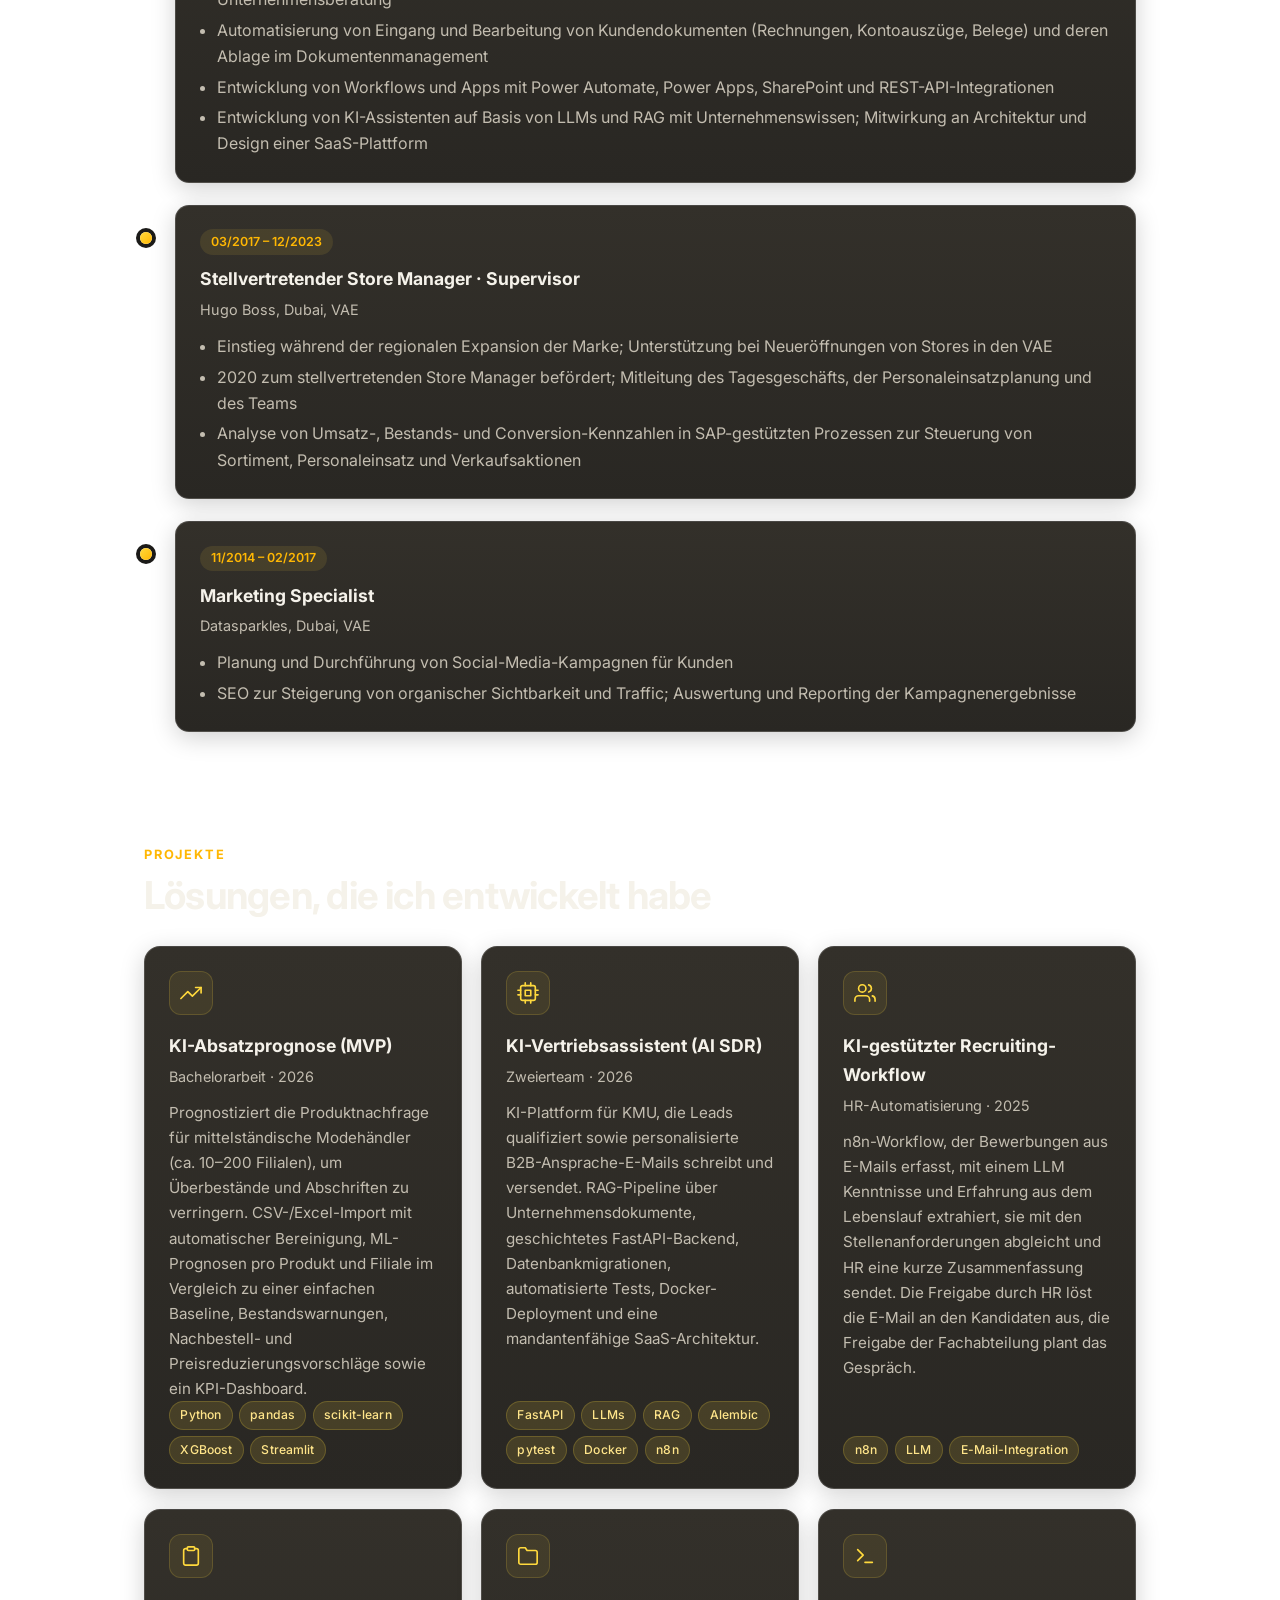
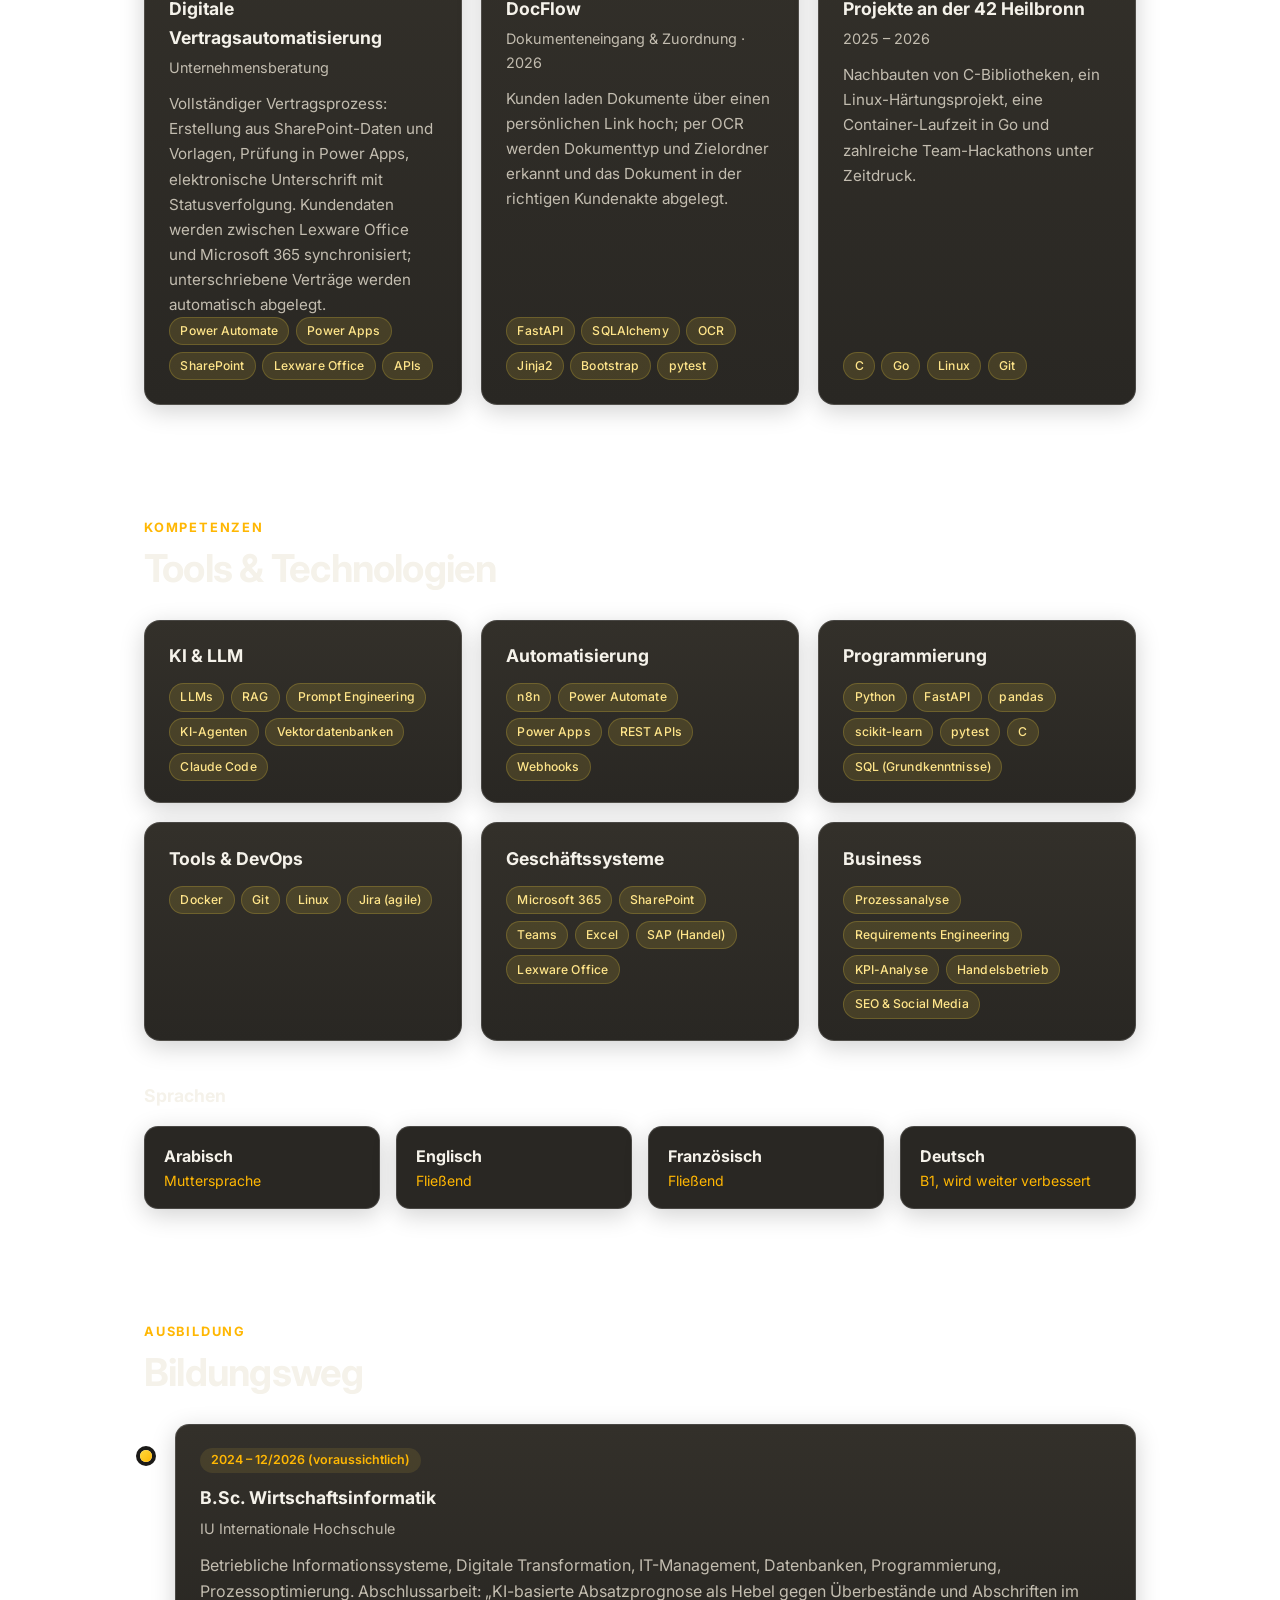
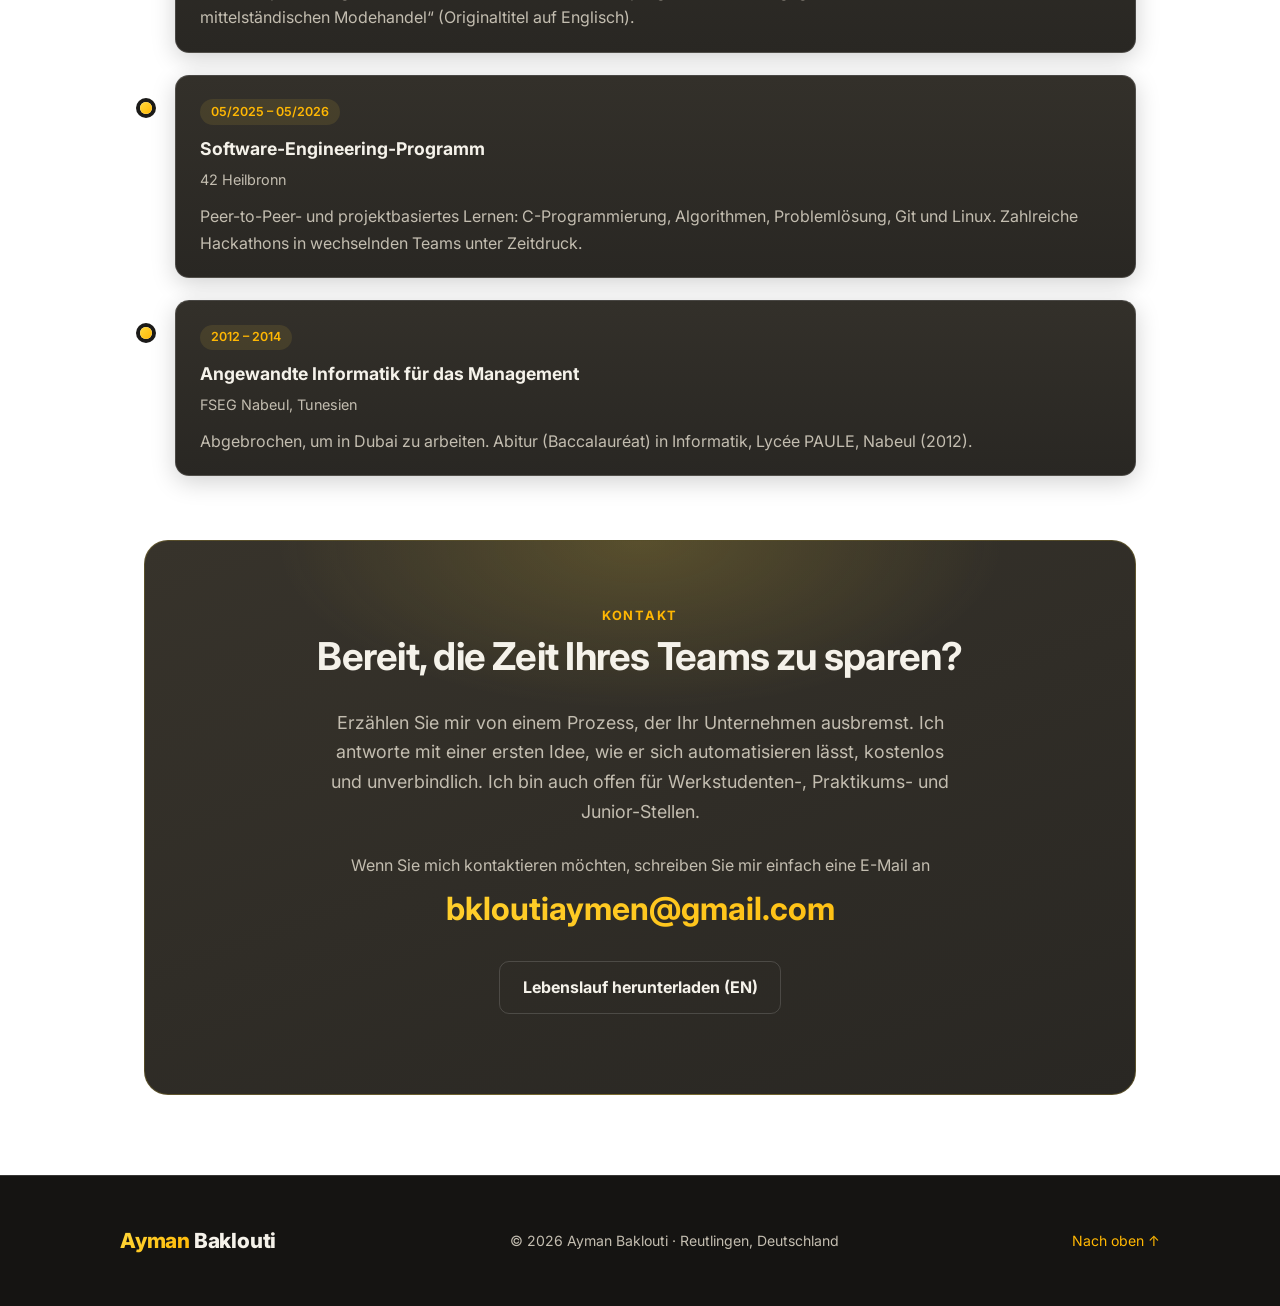
<file: de/index.html>
<!DOCTYPE html>
<html lang="de">
<head>
  <meta charset="utf-8">
  <meta name="viewport" content="width=device-width, initial-scale=1">
  <title>Ayman Baklouti – KI-Automatisierung &amp; Wirtschaftsinformatik</title>
  <meta name="description" content="Ayman Baklouti: Student der Wirtschaftsinformatik und Werkstudent für KI-Automatisierung (n8n, Power Platform, Python, LLMs, RAG). Reutlingen, Deutschland.">
  <meta name="theme-color" content="#1b1a18">
  <link rel="preconnect" href="https://fonts.googleapis.com">
  <link rel="preconnect" href="https://fonts.gstatic.com" crossorigin>
  <link href="https://fonts.googleapis.com/css2?family=Inter:wght@400;500;600;700;800&display=swap" rel="stylesheet">
  <link rel="icon" href="data:image/svg+xml,%3Csvg xmlns=%27http://www.w3.org/2000/svg%27 viewBox=%270 0 64 64%27%3E%3Crect width=%2764%27 height=%2764%27 rx=%2714%27 fill=%27%230b0f1a%27/%3E%3Ctext x=%2732%27 y=%2742%27 font-family=%27Arial%27 font-weight=%27bold%27 font-size=%2728%27 text-anchor=%27middle%27 fill=%27%23ffd93d%27%3EAB%3C/text%3E%3C/svg%3E">
  <meta property="og:title" content="Ayman Baklouti – KI-Automatisierung &amp; Wirtschaftsinformatik">
  <meta property="og:description" content="Ich automatisiere Geschäftsprozesse und entwickle KI-Lösungen. Offen für Zusammenarbeit.">
  <meta property="og:type" content="website">
  <link rel="alternate" hreflang="en" href="https://bakloutia.github.io/">
  <link rel="alternate" hreflang="de" href="https://bakloutia.github.io/de/">
  <link rel="stylesheet" href="../style.css?v=12">
</head>
<body>
  <div class="bg-glow"></div>

  <header class="top">
    <a class="brand" href="#top"><span>Ayman</span> Baklouti</a>
    <button class="menu" aria-label="Menü" aria-expanded="false"><span></span><span></span><span></span></button>
    <nav>
      <a href="#services">Leistungen</a>
      <a href="#about">Über mich</a>
      <a href="#experience">Erfahrung</a>
      <a href="#projects">Projekte</a>
      <a href="#skills">Kompetenzen</a>
      <a href="#education">Ausbildung</a>
      <a class="nav-cta" href="#contact">Kontakt</a>
      <a class="lang" href="../" hreflang="en" title="English version">EN</a>
    </nav>
  </header>

  <main id="top">
    <section class="hero">
      <div class="hero-text">
        <p class="pill"><span class="dot"></span> Offen für Zusammenarbeit &amp; Projekte</p>
        <p class="eyebrow">Ayman Baklouti · KI-Automatisierung &amp; Wirtschaftsinformatik</p>
        <h1>Ich automatisiere Ihre <span class="grad typed" data-words='["Personalgewinnung","Verträge","Dokumentenverarbeitung","Vertriebsansprache","Berichte","tägliche Abläufe"]'>Personalgewinnung</span><span class="cursor">|</span><br>und entwickle KI, die für Ihr Unternehmen arbeitet.</h1>
        <p class="lead">Verliert Ihr Team Stunden mit manueller, sich wiederholender Arbeit? Ich analysiere Ihre Prozesse und entwickle Automatisierungen und KI-Lösungen mit n8n, Microsoft Power Platform, Python, LLMs und RAG, damit sich Ihre Mitarbeitenden auf das Wesentliche konzentrieren können.</p>
        <p class="cta">
          <a class="btn" href="#contact">Lassen Sie uns zusammenarbeiten</a>
          <a class="btn ghost" href="#services">Was ich umsetzen kann</a>
          <a class="btn ghost" href="../Ayman_Baklouti_CV.pdf">Lebenslauf herunterladen (EN)</a>
        </p>
        <p class="loc"><svg class="ico inline" viewBox="0 0 24 24" fill="none" stroke="currentColor" stroke-width="1.8" stroke-linecap="round" stroke-linejoin="round" aria-hidden="true"><path d="M21 10c0 7-9 13-9 13s-9-6-9-13a9 9 0 0 1 18 0z"/><circle cx="12" cy="10" r="3"/></svg>Reutlingen, Deutschland · für Unternehmen in ganz Deutschland &amp; remote</p>
      </div>
    </section>

    <div class="marquee" aria-label="Tools und Technologien"><div class="track"><span>n8n</span><span>Power Automate</span><span>Power Apps</span><span>Python</span><span>FastAPI</span><span>LLMs &amp; RAG</span><span>SharePoint</span><span>Microsoft 365</span><span>REST APIs</span><span>Docker</span><span>n8n</span><span>Power Automate</span><span>Power Apps</span><span>Python</span><span>FastAPI</span><span>LLMs &amp; RAG</span><span>SharePoint</span><span>Microsoft 365</span><span>REST APIs</span><span>Docker</span></div></div>


    <section id="services">
      <p class="kicker">Leistungen</p>
      <h2>Wie ich Ihrem Unternehmen helfen kann</h2>
      <p class="intro">Ich arbeite mit kleinen und mittleren Unternehmen sowie Beratungsfirmen. Sagen Sie mir, wo Ihr Team Zeit verliert, und ich mache daraus eine funktionierende Lösung.</p>
      <div class="grid">
        <article class="card"><span class="icon"><svg class="ico " viewBox="0 0 24 24" fill="none" stroke="currentColor" stroke-width="1.8" stroke-linecap="round" stroke-linejoin="round" aria-hidden="true"><polygon points="13 2 3 14 12 14 11 22 21 10 12 10 13 2"/></svg></span><h3>Geschäftsprozess-Automatisierung</h3><p>Ich bilde Ihre Abläufe ab und automatisiere die wiederkehrenden Schritte, von Freigaben und Benachrichtigungen bis zur Dateneingabe, mit n8n, Power Automate und APIs.</p></article>
        <article class="card"><span class="icon"><svg class="ico " viewBox="0 0 24 24" fill="none" stroke="currentColor" stroke-width="1.8" stroke-linecap="round" stroke-linejoin="round" aria-hidden="true"><rect x="4" y="4" width="16" height="16" rx="2"/><rect x="9" y="9" width="6" height="6"/><path d="M9 1v3M15 1v3M9 20v3M15 20v3M20 9h3M20 14h3M1 9h3M1 14h3"/></svg></span><h3>KI-Assistenten &amp; Agenten</h3><p>Assistenten auf Basis von LLMs und RAG, die Fragen aus Ihren eigenen Dokumenten und Ihrem Wissen beantworten oder Routineaufgaben übernehmen.</p></article>
        <article class="card"><span class="icon"><svg class="ico " viewBox="0 0 24 24" fill="none" stroke="currentColor" stroke-width="1.8" stroke-linecap="round" stroke-linejoin="round" aria-hidden="true"><path d="M14 2H6a2 2 0 0 0-2 2v16a2 2 0 0 0 2 2h12a2 2 0 0 0 2-2V8z"/><polyline points="14 2 14 8 20 8"/><line x1="8" y1="13" x2="16" y2="13"/><line x1="8" y1="17" x2="16" y2="17"/></svg></span><h3>Dokumenten- &amp; Vertragsautomatisierung</h3><p>Automatische Erfassung, Erkennung und Ablage von Rechnungen, Belegen und Verträgen, mit Prüfschritten und elektronischer Unterschrift.</p></article>
        <article class="card"><span class="icon"><svg class="ico " viewBox="0 0 24 24" fill="none" stroke="currentColor" stroke-width="1.8" stroke-linecap="round" stroke-linejoin="round" aria-hidden="true"><rect x="2" y="4" width="20" height="16" rx="2"/><polyline points="22 6 12 13 2 6"/></svg></span><h3>Vertriebs- &amp; Recruiting-Automatisierung</h3><p>Lead-Qualifizierung, personalisierte Ansprache, Bewerbungsvorauswahl und Terminplanung für Gespräche, wobei ein Mensch die wichtigen Schritte freigibt.</p></article>
        <article class="card"><span class="icon"><svg class="ico " viewBox="0 0 24 24" fill="none" stroke="currentColor" stroke-width="1.8" stroke-linecap="round" stroke-linejoin="round" aria-hidden="true"><path d="M10 13a5 5 0 0 0 7.54.54l3-3a5 5 0 0 0-7.07-7.07l-1.72 1.71"/><path d="M14 11a5 5 0 0 0-7.54-.54l-3 3a5 5 0 0 0 7.07 7.07l1.71-1.71"/></svg></span><h3>Integrationen &amp; individuelle Apps</h3><p>Ich verbinde Ihre Tools (Microsoft 365, SAP, Lexware Office u. a.) und baue kleine interne Apps mit Power Apps oder Python.</p></article>
        <article class="card"><span class="icon"><svg class="ico " viewBox="0 0 24 24" fill="none" stroke="currentColor" stroke-width="1.8" stroke-linecap="round" stroke-linejoin="round" aria-hidden="true"><polyline points="23 6 13.5 15.5 8.5 10.5 1 18"/><polyline points="17 6 23 6 23 12"/></svg></span><h3>Prognosen &amp; Analysen</h3><p>Prognosen mit maschinellem Lernen und KPI-Dashboards, die Entscheidungen unterstützen, zum Beispiel um Überbestände abzubauen oder den Personaleinsatz zu planen.</p></article>
      </div>
      <h3 class="sub">So arbeiten wir zusammen</h3>
      <div class="steps">
        <div class="step"><b>1</b><h4>Analysieren</h4><p>Wir betrachten Ihren Prozess und finden, wo Zeit verloren geht.</p></div>
        <div class="step"><b>2</b><h4>Konzipieren</h4><p>Ich mache daraus klare Anforderungen und einen einfachen Plan.</p></div>
        <div class="step"><b>3</b><h4>Umsetzen</h4><p>Ich liefere eine funktionierende Lösung in kleinen, testbaren Schritten.</p></div>
        <div class="step"><b>4</b><h4>Verbessern</h4><p>Wir messen das Ergebnis, schulen Ihr Team und verfeinern die Lösung.</p></div>
      </div>
    </section>

    <section id="about">
      <p class="kicker">Über mich</p>
      <h2>Leidenschaft für KI und Automatisierung</h2>
      <div class="about">
        <div class="about-text">
          <p>Ich bin Ayman, Student der Wirtschaftsinformatik, und ich verwandle langsame, manuelle Arbeit gerne in intelligente, verlässliche Systeme.</p>
          <p>KI und Automatisierung sind für mich nicht nur ein Studienfach, sondern das, was ich jeden Tag gerne baue. Ich verstehe gerne, wie ein Team wirklich arbeitet, finde den Schritt, der am meisten Zeit kostet, und ersetze ihn durch etwas, das einfach funktioniert.</p>
          <p>Der schönste Moment für mich ist, wenn jemand meine Lösung nutzt und mir erzählt, was ihm Zeit gespart hat und was besser sein könnte. Dieses Feedback macht meine Arbeit besser, deshalb frage ich früh und oft danach.</p>
          <p>Jedes Projekt gehe ich professionell an: klare Ziele, ehrliche Kommunikation, sorgfältiger Umgang mit Ihren Daten und Lösungen, die getestet und dokumentiert sind. Als Student bringe ich aktuelles Wissen, frische Ideen und die Lernbereitschaft mit, die Ihr Projekt braucht.</p>
        </div>
        <div class="about-points">
          <div class="point"><h3><svg class="ico inline" viewBox="0 0 24 24" fill="none" stroke="currentColor" stroke-width="1.8" stroke-linecap="round" stroke-linejoin="round" aria-hidden="true"><polygon points="12 2 15.09 8.26 22 9.27 17 14.14 18.18 21.02 12 17.77 5.82 21.02 7 14.14 2 9.27 8.91 8.26 12 2"/></svg>Begeistert von KI &amp; Automatisierung</h3><p>Ich verfolge neue Tools und Methoden genau und wende sie auf echte Geschäftsprobleme an.</p></div>
          <div class="point"><h3><svg class="ico inline" viewBox="0 0 24 24" fill="none" stroke="currentColor" stroke-width="1.8" stroke-linecap="round" stroke-linejoin="round" aria-hidden="true"><path d="M20.84 4.61a5.5 5.5 0 0 0-7.78 0L12 5.67l-1.06-1.06a5.5 5.5 0 0 0-7.78 7.78l1.06 1.06L12 21.23l7.78-7.78 1.06-1.06a5.5 5.5 0 0 0 0-7.78z"/></svg>Feedback macht es besser</h3><p>Ich freue mich am meisten, wenn Menschen meine Lösungen nutzen, und baue die nächste Version aus dem, was sie mir sagen.</p></div>
          <div class="point"><h3><svg class="ico inline" viewBox="0 0 24 24" fill="none" stroke="currentColor" stroke-width="1.8" stroke-linecap="round" stroke-linejoin="round" aria-hidden="true"><path d="M2 3h6a4 4 0 0 1 4 4v14a3 3 0 0 0-3-3H2z"/><path d="M22 3h-6a4 4 0 0 0-4 4v14a3 3 0 0 1 3-3h7z"/></svg>Student, professionelle Arbeitsweise</h3><p>Ich studiere Wirtschaftsinformatik (B.Sc., 2026) und arbeite mit Kunden, so gehören Theorie und Praxis zusammen.</p></div>
        </div>
      </div>
    </section>

    <section id="experience">
      <p class="kicker">Erfahrung</p>
      <h2>Wo ich gearbeitet habe</h2>
      <div class="timeline">
        <article class="tl-item">
          <span class="tl-date">06/2026 – heute</span>
          <h3>Werkstudent, IT-Management &amp; KI-Automatisierung</h3>
          <p class="meta">MN Unternehmensberatung, Tübingen</p>
          <ul>
            <li>Konzeption und Entwicklung KI-gestützter Automatisierungen für interne Prozesse und Kundenprojekte einer Unternehmensberatung</li>
            <li>Automatisierung von Eingang und Bearbeitung von Kundendokumenten (Rechnungen, Kontoauszüge, Belege) und deren Ablage im Dokumentenmanagement</li>
            <li>Entwicklung von Workflows und Apps mit Power Automate, Power Apps, SharePoint und REST-API-Integrationen</li>
            <li>Entwicklung von KI-Assistenten auf Basis von LLMs und RAG mit Unternehmenswissen; Mitwirkung an Architektur und Design einer SaaS-Plattform</li>
          </ul>
        </article>
        <article class="tl-item">
          <span class="tl-date">03/2017 – 12/2023</span>
          <h3>Stellvertretender Store Manager · Supervisor</h3>
          <p class="meta">Hugo Boss, Dubai, VAE</p>
          <ul>
            <li>Einstieg während der regionalen Expansion der Marke; Unterstützung bei Neueröffnungen von Stores in den VAE</li>
            <li>2020 zum stellvertretenden Store Manager befördert; Mitleitung des Tagesgeschäfts, der Personaleinsatzplanung und des Teams</li>
            <li>Analyse von Umsatz-, Bestands- und Conversion-Kennzahlen in SAP-gestützten Prozessen zur Steuerung von Sortiment, Personaleinsatz und Verkaufsaktionen</li>
          </ul>
        </article>
        <article class="tl-item">
          <span class="tl-date">11/2014 – 02/2017</span>
          <h3>Marketing Specialist</h3>
          <p class="meta">Datasparkles, Dubai, VAE</p>
          <ul>
            <li>Planung und Durchführung von Social-Media-Kampagnen für Kunden</li>
            <li>SEO zur Steigerung von organischer Sichtbarkeit und Traffic; Auswertung und Reporting der Kampagnenergebnisse</li>
          </ul>
        </article>
      </div>
    </section>

    <section id="projects">
      <p class="kicker">Projekte</p>
      <h2>Lösungen, die ich entwickelt habe</h2>
      <div class="grid">
        <article class="card">
          <span class="icon"><svg class="ico " viewBox="0 0 24 24" fill="none" stroke="currentColor" stroke-width="1.8" stroke-linecap="round" stroke-linejoin="round" aria-hidden="true"><polyline points="23 6 13.5 15.5 8.5 10.5 1 18"/><polyline points="17 6 23 6 23 12"/></svg></span>
          <h3>KI-Absatzprognose (MVP)</h3>
          <p class="meta">Bachelorarbeit · 2026</p>
          <p>Prognostiziert die Produktnachfrage für mittelständische Modehändler (ca. 10–200 Filialen), um Überbestände und Abschriften zu verringern. CSV-/Excel-Import mit automatischer Bereinigung, ML-Prognosen pro Produkt und Filiale im Vergleich zu einer einfachen Baseline, Bestandswarnungen, Nachbestell- und Preisreduzierungsvorschläge sowie ein KPI-Dashboard.</p>
          <p class="chips"><span>Python</span><span>pandas</span><span>scikit-learn</span><span>XGBoost</span><span>Streamlit</span></p>
        </article>
        <article class="card">
          <span class="icon"><svg class="ico " viewBox="0 0 24 24" fill="none" stroke="currentColor" stroke-width="1.8" stroke-linecap="round" stroke-linejoin="round" aria-hidden="true"><rect x="4" y="4" width="16" height="16" rx="2"/><rect x="9" y="9" width="6" height="6"/><path d="M9 1v3M15 1v3M9 20v3M15 20v3M20 9h3M20 14h3M1 9h3M1 14h3"/></svg></span>
          <h3>KI-Vertriebsassistent (AI SDR)</h3>
          <p class="meta">Zweierteam · 2026</p>
          <p>KI-Plattform für KMU, die Leads qualifiziert sowie personalisierte B2B-Ansprache-E-Mails schreibt und versendet. RAG-Pipeline über Unternehmensdokumente, geschichtetes FastAPI-Backend, Datenbankmigrationen, automatisierte Tests, Docker-Deployment und eine mandantenfähige SaaS-Architektur.</p>
          <p class="chips"><span>FastAPI</span><span>LLMs</span><span>RAG</span><span>Alembic</span><span>pytest</span><span>Docker</span><span>n8n</span></p>
        </article>
        <article class="card">
          <span class="icon"><svg class="ico " viewBox="0 0 24 24" fill="none" stroke="currentColor" stroke-width="1.8" stroke-linecap="round" stroke-linejoin="round" aria-hidden="true"><path d="M17 21v-2a4 4 0 0 0-4-4H5a4 4 0 0 0-4 4v2"/><circle cx="9" cy="7" r="4"/><path d="M23 21v-2a4 4 0 0 0-3-3.87"/><path d="M16 3.13a4 4 0 0 1 0 7.75"/></svg></span>
          <h3>KI-gestützter Recruiting-Workflow</h3>
          <p class="meta">HR-Automatisierung · 2025</p>
          <p>n8n-Workflow, der Bewerbungen aus E-Mails erfasst, mit einem LLM Kenntnisse und Erfahrung aus dem Lebenslauf extrahiert, sie mit den Stellenanforderungen abgleicht und HR eine kurze Zusammenfassung sendet. Die Freigabe durch HR löst die E-Mail an den Kandidaten aus, die Freigabe der Fachabteilung plant das Gespräch.</p>
          <p class="chips"><span>n8n</span><span>LLM</span><span>E-Mail-Integration</span></p>
        </article>
        <article class="card">
          <span class="icon"><svg class="ico " viewBox="0 0 24 24" fill="none" stroke="currentColor" stroke-width="1.8" stroke-linecap="round" stroke-linejoin="round" aria-hidden="true"><path d="M16 4h2a2 2 0 0 1 2 2v14a2 2 0 0 1-2 2H6a2 2 0 0 1-2-2V6a2 2 0 0 1 2-2h2"/><rect x="8" y="2" width="8" height="4" rx="1"/></svg></span>
          <h3>Digitale Vertragsautomatisierung</h3>
          <p class="meta">Unternehmensberatung</p>
          <p>Vollständiger Vertragsprozess: Erstellung aus SharePoint-Daten und Vorlagen, Prüfung in Power Apps, elektronische Unterschrift mit Statusverfolgung. Kundendaten werden zwischen Lexware Office und Microsoft 365 synchronisiert; unterschriebene Verträge werden automatisch abgelegt.</p>
          <p class="chips"><span>Power Automate</span><span>Power Apps</span><span>SharePoint</span><span>Lexware Office</span><span>APIs</span></p>
        </article>
        <article class="card">
          <span class="icon"><svg class="ico " viewBox="0 0 24 24" fill="none" stroke="currentColor" stroke-width="1.8" stroke-linecap="round" stroke-linejoin="round" aria-hidden="true"><path d="M22 19a2 2 0 0 1-2 2H4a2 2 0 0 1-2-2V5a2 2 0 0 1 2-2h5l2 3h9a2 2 0 0 1 2 2z"/></svg></span>
          <h3>DocFlow</h3>
          <p class="meta">Dokumenteneingang &amp; Zuordnung · 2026</p>
          <p>Kunden laden Dokumente über einen persönlichen Link hoch; per OCR werden Dokumenttyp und Zielordner erkannt und das Dokument in der richtigen Kundenakte abgelegt.</p>
          <p class="chips"><span>FastAPI</span><span>SQLAlchemy</span><span>OCR</span><span>Jinja2</span><span>Bootstrap</span><span>pytest</span></p>
        </article>
        <article class="card">
          <span class="icon"><svg class="ico " viewBox="0 0 24 24" fill="none" stroke="currentColor" stroke-width="1.8" stroke-linecap="round" stroke-linejoin="round" aria-hidden="true"><polyline points="4 17 10 11 4 5"/><line x1="12" y1="19" x2="20" y2="19"/></svg></span>
          <h3>Projekte an der 42 Heilbronn</h3>
          <p class="meta">2025 – 2026</p>
          <p>Nachbauten von C-Bibliotheken, ein Linux-Härtungsprojekt, eine Container-Laufzeit in Go und zahlreiche Team-Hackathons unter Zeitdruck.</p>
          <p class="chips"><span>C</span><span>Go</span><span>Linux</span><span>Git</span></p>
        </article>
      </div>
    </section>

    <section id="skills">
      <p class="kicker">Kompetenzen</p>
      <h2>Tools &amp; Technologien</h2>
      <div class="skills">
        <div class="skill"><h3>KI &amp; LLM</h3><p class="chips"><span>LLMs</span><span>RAG</span><span>Prompt Engineering</span><span>KI-Agenten</span><span>Vektordatenbanken</span><span>Claude Code</span></p></div>
        <div class="skill"><h3>Automatisierung</h3><p class="chips"><span>n8n</span><span>Power Automate</span><span>Power Apps</span><span>REST APIs</span><span>Webhooks</span></p></div>
        <div class="skill"><h3>Programmierung</h3><p class="chips"><span>Python</span><span>FastAPI</span><span>pandas</span><span>scikit-learn</span><span>pytest</span><span>C</span><span>SQL (Grundkenntnisse)</span></p></div>
        <div class="skill"><h3>Tools &amp; DevOps</h3><p class="chips"><span>Docker</span><span>Git</span><span>Linux</span><span>Jira (agile)</span></p></div>
        <div class="skill"><h3>Geschäftssysteme</h3><p class="chips"><span>Microsoft 365</span><span>SharePoint</span><span>Teams</span><span>Excel</span><span>SAP (Handel)</span><span>Lexware Office</span></p></div>
        <div class="skill"><h3>Business</h3><p class="chips"><span>Prozessanalyse</span><span>Requirements Engineering</span><span>KPI-Analyse</span><span>Handelsbetrieb</span><span>SEO &amp; Social Media</span></p></div>
      </div>
      <h3 class="sub">Sprachen</h3>
      <div class="langs">
        <div><strong>Arabisch</strong><span>Muttersprache</span></div>
        <div><strong>Englisch</strong><span>Fließend</span></div>
        <div><strong>Französisch</strong><span>Fließend</span></div>
        <div><strong>Deutsch</strong><span>B1, wird weiter verbessert</span></div>
      </div>
    </section>

    <section id="education">
      <p class="kicker">Ausbildung</p>
      <h2>Bildungsweg</h2>
      <div class="timeline">
        <article class="tl-item">
          <span class="tl-date">2024 – 12/2026 (voraussichtlich)</span>
          <h3>B.Sc. Wirtschaftsinformatik</h3>
          <p class="meta">IU Internationale Hochschule</p>
          <p>Betriebliche Informationssysteme, Digitale Transformation, IT-Management, Datenbanken, Programmierung, Prozessoptimierung. Abschlussarbeit: „KI-basierte Absatzprognose als Hebel gegen Überbestände und Abschriften im mittelständischen Modehandel“ (Originaltitel auf Englisch).</p>
        </article>
        <article class="tl-item">
          <span class="tl-date">05/2025 – 05/2026</span>
          <h3>Software-Engineering-Programm</h3>
          <p class="meta">42 Heilbronn</p>
          <p>Peer-to-Peer- und projektbasiertes Lernen: C-Programmierung, Algorithmen, Problemlösung, Git und Linux. Zahlreiche Hackathons in wechselnden Teams unter Zeitdruck.</p>
        </article>
        <article class="tl-item">
          <span class="tl-date">2012 – 2014</span>
          <h3>Angewandte Informatik für das Management</h3>
          <p class="meta">FSEG Nabeul, Tunesien</p>
          <p>Abgebrochen, um in Dubai zu arbeiten. Abitur (Baccalauréat) in Informatik, Lycée PAULE, Nabeul (2012).</p>
        </article>
      </div>
    </section>

    <section id="contact" class="contact">
      <p class="kicker">Kontakt</p>
      <h2>Bereit, die Zeit Ihres Teams zu sparen?</h2>
      <p class="lead">Erzählen Sie mir von einem Prozess, der Ihr Unternehmen ausbremst. Ich antworte mit einer ersten Idee, wie er sich automatisieren lässt, kostenlos und unverbindlich. Ich bin auch offen für Werkstudenten-, Praktikums- und Junior-Stellen.</p>
      <p class="mail-line">Wenn Sie mich kontaktieren möchten, schreiben Sie mir einfach eine E-Mail an</p>
      <p class="mail-address">bkloutiaymen@gmail.com</p>
      <p class="cta"><a class="btn ghost" href="../Ayman_Baklouti_CV.pdf">Lebenslauf herunterladen (EN)</a></p>
    </section>
  </main>

  <footer><div class="foot"><span class="brand"><span>Ayman</span> Baklouti</span><span>© 2026 Ayman Baklouti · Reutlingen, Deutschland</span><a href="#top">Nach oben ↑</a></div></footer>
  <script src="../script.js?v=12"></script>
</body>
</html>
</file>
<file: style.css>
:root {
  --bg:#1b1a18; --surface:#292723; --surface2:#34312c; --border:#ffffff26;
  --text:#f5f2ea; --muted:#c3bdb0;
  --a1:#ffd93d; --a2:#ffb703;
  --grad:linear-gradient(135deg,var(--a1),var(--a2));
}
* { box-sizing:border-box; }
html { scroll-behavior:smooth; scroll-padding-top:80px; }
body { margin:0; font:16px/1.65 'Inter',system-ui,-apple-system,Segoe UI,Roboto,sans-serif; background:var(--bg); color:var(--text); -webkit-font-smoothing:antialiased; }
a { color:var(--a2); text-decoration:none; }
.bg-glow { position:fixed; inset:-10%; z-index:-1; pointer-events:none;
  background:radial-gradient(700px 500px at 88% 2%,#ffd93d3d,transparent 70%),
             radial-gradient(600px 500px at 4% 28%,#ffb70330,transparent 70%),
             radial-gradient(900px 600px at 50% 105%,#ffb70326,transparent 70%),
             radial-gradient(500px 400px at 100% 60%,#ffd93d1f,transparent 70%); }

/* header */
.top { position:sticky; top:0; z-index:10; display:flex; justify-content:space-between; align-items:center;
  padding:.9rem clamp(1rem,5vw,3rem); background:#1b1a18d9; backdrop-filter:blur(12px); border-bottom:1px solid var(--border); }
.brand { font-weight:800; font-size:1.3rem; color:var(--text); letter-spacing:-.02em; }
.brand span { background:var(--grad); -webkit-background-clip:text; background-clip:text; color:transparent; }
nav { display:flex; align-items:center; gap:1.4rem; flex-wrap:wrap; justify-content:flex-end; }
nav a { color:var(--muted); font-size:.93rem; font-weight:500; transition:color .2s; }
nav a:hover { color:var(--text); }
.nav-cta { color:#14110a; background:var(--grad); padding:.4rem 1rem; border-radius:999px; }
.nav-cta:hover { color:#14110a; opacity:.9; }

main, footer { max-width:1040px; margin:0 auto; padding:0 1.5rem; }
section { padding:5rem 0 1rem; }

/* hero */
.hero { display:grid; grid-template-columns:1.6fr 1fr; gap:3rem; align-items:center; padding-top:5rem; min-height:80vh; }
.pill { display:inline-flex; align-items:center; gap:.5rem; padding:.3rem .9rem; border:1px solid var(--border); border-radius:999px; background:var(--surface); color:var(--muted); font-size:.85rem; margin:0 0 1.2rem; }
.dot { width:8px; height:8px; border-radius:50%; background:#ffd93d; box-shadow:0 0 0 4px #ffd93d33; }
h1 { font-size:clamp(2.4rem,6vw,4rem); line-height:1.08; letter-spacing:-.03em; margin:0 0 .8rem; font-weight:800; }
.grad { background:var(--grad); -webkit-background-clip:text; background-clip:text; color:transparent; }
.role { color:var(--a2); font-weight:600; margin:0 0 1rem; }
.lead { font-size:1.12rem; color:var(--muted); max-width:620px; }
.cta { display:flex; flex-wrap:wrap; gap:.7rem; margin:1.6rem 0 1rem; }
.btn { display:inline-block; padding:.75rem 1.4rem; border-radius:10px; background:var(--grad); color:#14110a; font-weight:700; transition:transform .2s, box-shadow .2s; }
.btn:hover { transform:translateY(-2px); box-shadow:0 8px 24px #ffd93d44; }
.btn.ghost { background:transparent; color:var(--text); border:1px solid var(--border); }
.btn.ghost:hover { background:var(--surface2); box-shadow:none; }
.loc { color:var(--muted); font-size:.92rem; }

.hero-card { background:linear-gradient(160deg,var(--surface2),var(--surface)); border:1px solid var(--border); border-radius:20px; padding:2rem; text-align:center; box-shadow:0 20px 60px #0008; }
.avatar { width:110px; height:110px; margin:0 auto 1.4rem; border-radius:50%; background:var(--grad); display:grid; place-items:center; font-size:2.4rem; font-weight:800; color:#fff; box-shadow:0 0 0 6px #ffd93d22; }
.facts { list-style:none; margin:0; padding:0; display:grid; gap:.9rem; }
.facts li { display:flex; flex-direction:column; padding:.7rem; border-radius:12px; background:#ffffff08; }
.facts strong { font-size:1.4rem; background:var(--grad); -webkit-background-clip:text; background-clip:text; color:transparent; }
.facts span { color:var(--muted); font-size:.85rem; }

/* headings */
.kicker { color:var(--a2); font-weight:700; text-transform:uppercase; letter-spacing:.14em; font-size:.8rem; margin:0 0 .4rem; }
h2 { font-size:clamp(1.7rem,4vw,2.4rem); margin:0 0 1.8rem; letter-spacing:-.02em; line-height:1.2; }
h3 { margin:0 0 .3rem; font-size:1.1rem; }
.sub { margin:2.5rem 0 1rem; }
.meta { color:var(--muted); font-size:.9rem; margin:0 0 .7rem; }
.two-col { display:grid; grid-template-columns:1fr 1fr; gap:2rem; color:var(--muted); }
.two-col p { margin:0; }

/* timeline */
.timeline { position:relative; padding-left:1.8rem; border-left:2px solid var(--border); display:grid; gap:1.4rem; }
.tl-item { position:relative; background:var(--surface); border:1px solid var(--border); border-radius:14px; padding:1.3rem 1.5rem; transition:border-color .2s, transform .2s; }
.tl-item:hover { border-color:#ffd93d88; transform:translateX(4px); }
.tl-item::before { content:""; position:absolute; left:calc(-1.8rem - 7px); top:1.6rem; width:12px; height:12px; border-radius:50%; background:var(--grad); box-shadow:0 0 0 4px var(--bg); }
.tl-date { display:inline-block; font-size:.78rem; font-weight:600; color:var(--a2); background:#ffd93d1a; padding:.15rem .7rem; border-radius:999px; margin-bottom:.6rem; }
.tl-item ul { margin:.3rem 0 0; padding-left:1.1rem; color:var(--muted); }
.tl-item li { margin:.25rem 0; }
.tl-item p:last-child { color:var(--muted); margin:0; }

/* cards */
.grid { display:grid; grid-template-columns:repeat(auto-fill,minmax(310px,1fr)); gap:1.2rem; }
.card { background:var(--surface); border:1px solid var(--border); border-radius:16px; padding:1.5rem; transition:transform .25s, border-color .25s, box-shadow .25s; display:flex; flex-direction:column; }
.card:hover { transform:translateY(-6px); border-color:#ffd93d88; box-shadow:0 16px 40px #ffd93d22; }
.card > p:not(.meta):not(.chips) { color:var(--muted); font-size:.95rem; margin:0 0 1rem; }
.icon { width:44px; height:44px; display:grid; place-items:center; border-radius:12px; background:var(--surface2); font-size:1.4rem; margin-bottom:1rem; }
.chips { display:flex; flex-wrap:wrap; gap:.4rem; margin:auto 0 0; padding:0; }
.chips span { font-size:.76rem; font-weight:500; padding:.2rem .65rem; border-radius:999px; background:#ffd93d1a; color:#ffe58a; border:1px solid #ffd93d33; }

/* skills */
.skills { display:grid; grid-template-columns:repeat(auto-fill,minmax(300px,1fr)); gap:1.2rem; }
.skill { background:var(--surface); border:1px solid var(--border); border-radius:16px; padding:1.3rem 1.5rem; }
.skill h3 { margin-bottom:.8rem; }
.langs { display:grid; grid-template-columns:repeat(auto-fit,minmax(160px,1fr)); gap:1rem; }
.langs div { background:var(--surface); border:1px solid var(--border); border-radius:14px; padding:1rem 1.2rem; display:flex; flex-direction:column; }
.langs span { color:var(--a2); font-size:.88rem; }

/* contact */
.contact { text-align:center; margin:3rem 0 0; padding:4rem 1.5rem; border:1px solid var(--border); border-radius:24px; background:linear-gradient(160deg,var(--surface2),var(--surface)); }
.contact .lead { margin:0 auto; }
.contact .cta { justify-content:center; }
footer { text-align:center; color:var(--muted); font-size:.88rem; padding:3rem 1.5rem; }

@media (max-width:820px) {
  .hero { grid-template-columns:1fr; min-height:0; }
  .two-col { grid-template-columns:1fr; gap:1rem; }
  nav a:not(.nav-cta) { display:none; }
}

/* ---------- services / steps ---------- */
.intro { color:var(--muted); max-width:680px; margin:-1rem 0 1.8rem; }
.steps { display:grid; grid-template-columns:repeat(auto-fit,minmax(220px,1fr)); gap:1rem; }
.step { background:var(--surface); border:1px solid var(--border); border-radius:14px; padding:1.2rem; position:relative; }
.step b { display:grid; place-items:center; width:34px; height:34px; border-radius:50%; background:var(--grad); color:#14110a; font-weight:700; margin-bottom:.7rem; }
.step h4 { margin:0 0 .3rem; font-size:1.05rem; }
.step p { margin:0; color:var(--muted); font-size:.93rem; }
.eyebrow { color:var(--muted); font-weight:600; font-size:.9rem; margin:0 0 .6rem; }
h1 { font-size:clamp(2rem,5vw,3.2rem); }
.cursor { color:var(--a2); animation:blink 1s steps(2) infinite; }
.card > p:not(.meta):not(.chips) { margin-bottom:0; }

/* ---------- animation ---------- */
.bg-glow { animation:drift 18s ease-in-out infinite alternate; }
@keyframes drift { from { transform:translate3d(0,0,0) scale(1); } to { transform:translate3d(-3%,4%,0) scale(1.12); } }
@keyframes blink { 50% { opacity:0; } }
@keyframes float { 0%,100% { transform:translateY(0); } 50% { transform:translateY(-10px); } }
@keyframes pulse { 0% { box-shadow:0 0 0 0 #ffd93d66; } 100% { box-shadow:0 0 0 12px #ffd93d00; } }
@keyframes rise { from { opacity:0; transform:translateY(24px); } to { opacity:1; transform:none; } }
@keyframes shine { to { background-position:200% center; } }
.hero-card { animation:float 6s ease-in-out infinite; }
.dot { animation:pulse 1.8s infinite; }
.avatar { animation:float 5s ease-in-out infinite reverse; }
.hero-text > * { animation:rise .8s both; }
.hero-text > :nth-child(2) { animation-delay:.1s; } .hero-text > :nth-child(3) { animation-delay:.2s; }
.hero-text > :nth-child(4) { animation-delay:.3s; } .hero-text > :nth-child(5) { animation-delay:.4s; }
.hero-text > :nth-child(6) { animation-delay:.5s; }
.grad { background-size:200% auto; animation:shine 5s linear infinite; }
.btn { background-size:200% auto; }
.btn:not(.ghost):hover { background-position:right center; }
.js .reveal { opacity:0; transform:translateY(28px); transition:opacity .7s ease, transform .7s ease; transition-delay:var(--d,0ms); }
.js .reveal.in { opacity:1; transform:none; }
#progress { position:fixed; top:0; left:0; height:3px; width:0; background:var(--grad); z-index:20; }
@media (prefers-reduced-motion:reduce) {
  *, *::before, *::after { animation:none !important; transition:none !important; }
  .js .reveal { opacity:1; transform:none; }
}


/* about me */
.about { display:grid; grid-template-columns:1.4fr 1fr; gap:2.5rem; align-items:start; }
.about-text p { margin:0 0 1rem; color:var(--muted); font-size:1.05rem; }
.about-text p:first-child { color:var(--text); font-size:1.2rem; font-weight:500; }
.about-points { display:grid; gap:1rem; }
.point { background:var(--surface); border:1px solid var(--border); border-left:3px solid var(--a1); border-radius:12px; padding:1rem 1.2rem; }
.point h3 { margin:0 0 .2rem; font-size:1rem; }
.point p { margin:0; color:var(--muted); font-size:.92rem; }
@media (max-width:820px) { .about { grid-template-columns:1fr; } }
button.btn { font:inherit; font-weight:600; cursor:pointer; }
.mail-line { color:var(--muted); margin:1.6rem 0 .3rem; }
.mail-address { font-size:clamp(1.3rem,4vw,2rem); font-weight:700; margin:0 0 1rem; background:var(--grad); -webkit-background-clip:text; background-clip:text; color:transparent; user-select:all; }

/* ================= v6 professional polish ================= */
body::before { content:""; position:fixed; inset:0; z-index:-1; pointer-events:none; opacity:.6;
  background-image:linear-gradient(#ffffff08 1px,transparent 1px),linear-gradient(90deg,#ffffff08 1px,transparent 1px);
  background-size:56px 56px; -webkit-mask-image:radial-gradient(ellipse at 50% 0,#000 20%,transparent 75%); mask-image:radial-gradient(ellipse at 50% 0,#000 20%,transparent 75%); }
.ico { width:1.35em; height:1.35em; }
.ico.inline { width:1.05em; height:1.05em; vertical-align:-.17em; margin-right:.45rem; color:var(--a1); }
.icon { color:var(--a1); background:#ffd93d14; border:1px solid #ffd93d2b; }
.icon .ico { width:22px; height:22px; }
.hero { grid-template-columns:1fr; min-height:80vh; }
.hero-text { max-width:800px; }
h1 { font-size:clamp(2rem,4.6vw,3.3rem); }
.btn { box-shadow:0 1px 0 #ffffff33 inset; }
.btn.ghost { box-shadow:none; }
.loc { display:flex; align-items:center; }

/* tools strip */
.marquee { overflow:hidden; margin:2rem 0 0; border-block:1px solid var(--border); padding:1rem 0; -webkit-mask-image:linear-gradient(90deg,transparent,#000 12%,#000 88%,transparent); mask-image:linear-gradient(90deg,transparent,#000 12%,#000 88%,transparent); max-width:none; }
.track { display:flex; gap:3rem; width:max-content; animation:scroll 32s linear infinite; }
.track span { color:var(--muted); font-weight:600; font-size:.95rem; letter-spacing:.04em; white-space:nowrap; }
.track span::before { content:"◆"; color:var(--a1); font-size:.6rem; margin-right:3rem; vertical-align:middle; }
@keyframes scroll { to { transform:translateX(-50%); } }

/* sections, cards */
section { padding:6rem 0 1rem; }
h2 { position:relative; }
.card, .skill, .tl-item, .step, .point { background:linear-gradient(180deg,#33302a,#292723); }
.card::before { content:""; position:absolute; inset:0 0 auto 0; height:2px; border-radius:16px 16px 0 0; background:var(--grad); opacity:0; transition:opacity .25s; }
.card { position:relative; }
.card:hover::before { opacity:1; }
.chips span { letter-spacing:.01em; }
.contact { background:radial-gradient(500px 220px at 50% 0,#ffd93d1f,transparent 70%),linear-gradient(160deg,var(--surface2),var(--surface)); border-color:#ffd93d33; }

/* nav: active link + mobile menu */
nav a.active { color:var(--a1); }
.menu { display:none; background:none; border:1px solid var(--border); border-radius:8px; padding:.5rem; cursor:pointer; }
.menu span { display:block; width:20px; height:2px; background:var(--text); margin:4px 0; transition:transform .25s, opacity .25s; }
.menu[aria-expanded="true"] span:nth-child(1) { transform:translateY(6px) rotate(45deg); }
.menu[aria-expanded="true"] span:nth-child(2) { opacity:0; }
.menu[aria-expanded="true"] span:nth-child(3) { transform:translateY(-6px) rotate(-45deg); }

/* footer */
footer { border-top:1px solid var(--border); margin-top:5rem; max-width:none; }
.foot { max-width:1040px; margin:0 auto; display:flex; justify-content:space-between; align-items:center; gap:1rem; flex-wrap:wrap; }

@media (max-width:820px) {
  .hero { grid-template-columns:1fr; min-height:0; padding-top:3rem; }
  .menu { display:block; }
  nav { display:none; position:absolute; top:100%; left:0; right:0; flex-direction:column; align-items:stretch; gap:0; background:#1b1a18f5; backdrop-filter:blur(14px); border-bottom:1px solid var(--border); padding:.5rem 1.5rem 1rem; }
  nav.open { display:flex; }
  nav a:not(.nav-cta) { display:block; padding:.8rem 0; border-bottom:1px solid var(--border); font-size:1rem; }
  .nav-cta { text-align:center; margin-top:.8rem; padding:.7rem; }
  section { padding-top:4rem; }
  .foot { justify-content:center; text-align:center; }
}
@media (prefers-reduced-motion:reduce) { .track { animation:none; } }

/* lighter feel */
body { background:linear-gradient(180deg,#232019 0%,#1b1a18 45%,#201e1a 100%) fixed; }
.top { box-shadow:0 1px 0 #ffffff12, 0 8px 30px #0003; }
.card, .skill, .tl-item, .step, .point, .langs div { box-shadow:0 6px 24px #0000002e; }
.chips span { background:#ffd93d22; }
.marquee { background:#ffffff08; }
.contact { background:radial-gradient(520px 240px at 50% 0,#ffd93d2e,transparent 70%),linear-gradient(160deg,#37332b,#292723); }
footer { background:#151412; }

.lang { border:1px solid var(--a1); color:var(--a1) !important; padding:.2rem .65rem; border-radius:999px; font-size:.8rem !important; font-weight:700 !important; letter-spacing:.05em; }
.lang:hover { background:var(--a1); color:#14110a !important; }
@media (max-width:820px) { nav a.lang { border:1px solid var(--a1) !important; align-self:flex-start; margin-top:.8rem; padding:.3rem .9rem !important; } }
.brand { white-space:nowrap; letter-spacing:-.01em; }
</file>
